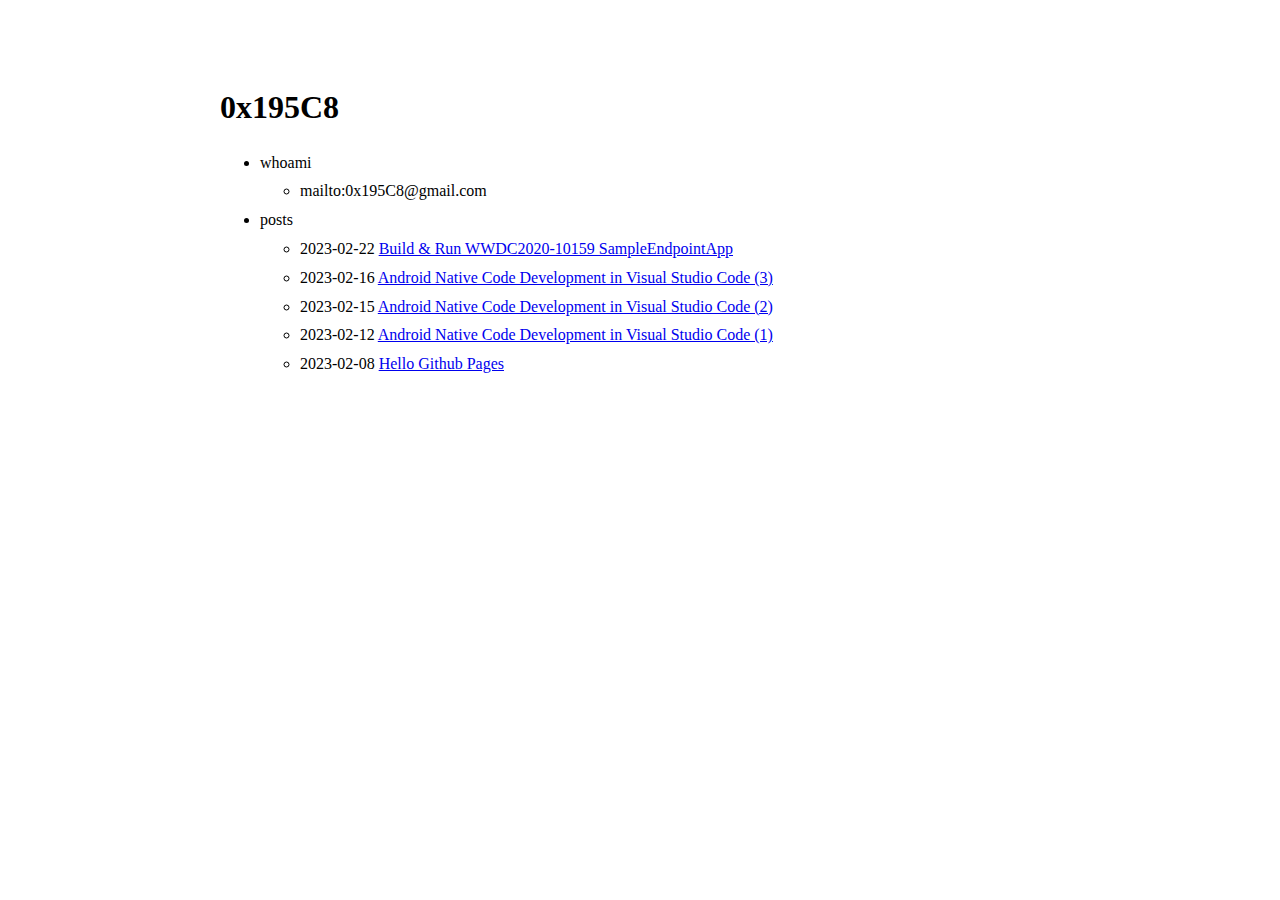
<file: index.html>
<!DOCTYPE html>
<html lang="en-us"><head>
	<meta name="generator" content="Hugo 0.110.0">
  <meta charset="utf-8" />
  <meta http-equiv="X-UA-Compatible" content="IE=edge" />
  <meta name="viewport" content="width=device-width, initial-scale=1" />
  

  <title>
    
      0x195C8
    
  </title>


  <link rel="shortcut icon" type="image/x-icon" href="/" />
  
  
  
  <link rel="stylesheet" href="/css/main.6f43f46dfe96e8fc6985e06e8113fbf5b201c95e76eb9d91f395a4680f31e50e7f132434dbd26084814d168628a118ad76a77f4e81b1887bc9211bd8048ed363.css" integrity="sha512-b0P0bf6W6PxpheBugRP79bIByV52652R85WkaA8x5Q5/EyQ029JghIFNFoYooRitdqd/ToGxiHvJIRvYBI7TYw==" />
  
</head>
<body a="auto">
        <main class="page-content" aria-label="Content">
            <div class="w">

<header>
    <h1>0x195C8</h1></header>

<ul><li>whoami</li>
            <ul><li>mailto:0x195C8@gmail.com</li></ul>
<li>posts</li>
        
    
    <ul><li>
            <span>2023-02-22</span>
            <a href="/posts/run-esf-sample/">Build &amp; Run WWDC2020-10159 SampleEndpointApp</a>
        </li>
        <li>
            <span>2023-02-16</span>
            <a href="/posts/android-native-code-vscode-3/">Android Native Code Development in Visual Studio Code (3)</a>
        </li>
        <li>
            <span>2023-02-15</span>
            <a href="/posts/android-native-code-vscode-2/">Android Native Code Development in Visual Studio Code (2)</a>
        </li>
        <li>
            <span>2023-02-12</span>
            <a href="/posts/android-native-code-vscode-1/">Android Native Code Development in Visual Studio Code (1)</a>
        </li>
        <li>
            <span>2023-02-08</span>
            <a href="/posts/first/">Hello Github Pages</a>
        </li>
        
    </ul>

</ul>



            </div>
        </main>
    </body>
</html>
</file>
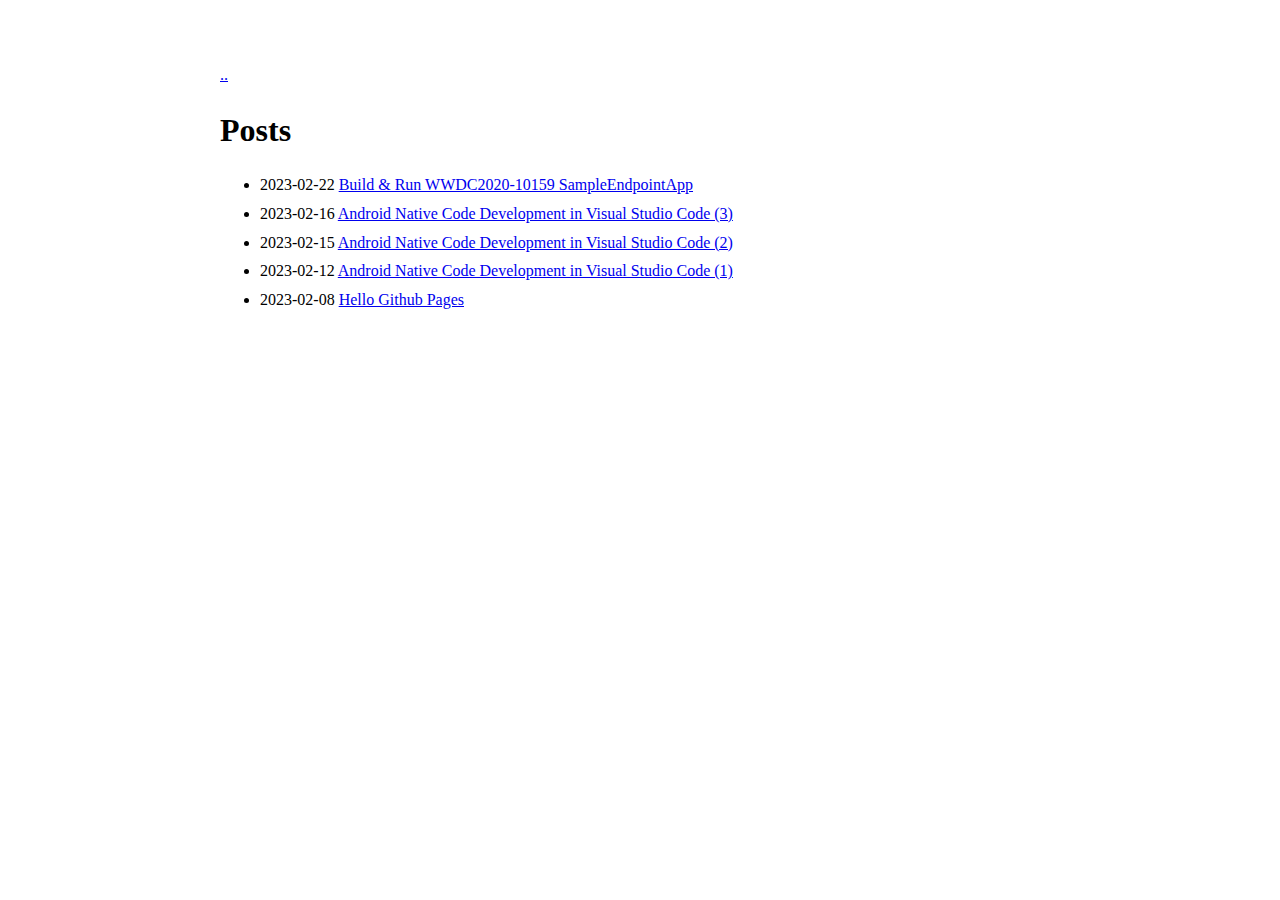
<file: posts/index.html>
<!DOCTYPE html>
<html lang="en-us"><head>
  <meta charset="utf-8" />
  <meta http-equiv="X-UA-Compatible" content="IE=edge" />
  <meta name="viewport" content="width=device-width, initial-scale=1" />
  

  <title>
    
      Posts
    
  </title>


  <link rel="shortcut icon" type="image/x-icon" href="/" />
  
  
  
  <link rel="stylesheet" href="/css/main.6f43f46dfe96e8fc6985e06e8113fbf5b201c95e76eb9d91f395a4680f31e50e7f132434dbd26084814d168628a118ad76a77f4e81b1887bc9211bd8048ed363.css" integrity="sha512-b0P0bf6W6PxpheBugRP79bIByV52652R85WkaA8x5Q5/EyQ029JghIFNFoYooRitdqd/ToGxiHvJIRvYBI7TYw==" />
  
</head>
<body a="auto">
        <main class="page-content" aria-label="Content">
            <div class="w">
<a href="/">..</a>

<h1>Posts</h1>



    <ul><li>
            <span>2023-02-22</span>
            <a href="/posts/run-esf-sample/">Build &amp; Run WWDC2020-10159 SampleEndpointApp</a>
        </li>
        <li>
            <span>2023-02-16</span>
            <a href="/posts/android-native-code-vscode-3/">Android Native Code Development in Visual Studio Code (3)</a>
        </li>
        <li>
            <span>2023-02-15</span>
            <a href="/posts/android-native-code-vscode-2/">Android Native Code Development in Visual Studio Code (2)</a>
        </li>
        <li>
            <span>2023-02-12</span>
            <a href="/posts/android-native-code-vscode-1/">Android Native Code Development in Visual Studio Code (1)</a>
        </li>
        <li>
            <span>2023-02-08</span>
            <a href="/posts/first/">Hello Github Pages</a>
        </li>
        
    </ul>



            </div>
        </main>
    </body></html>
</file>
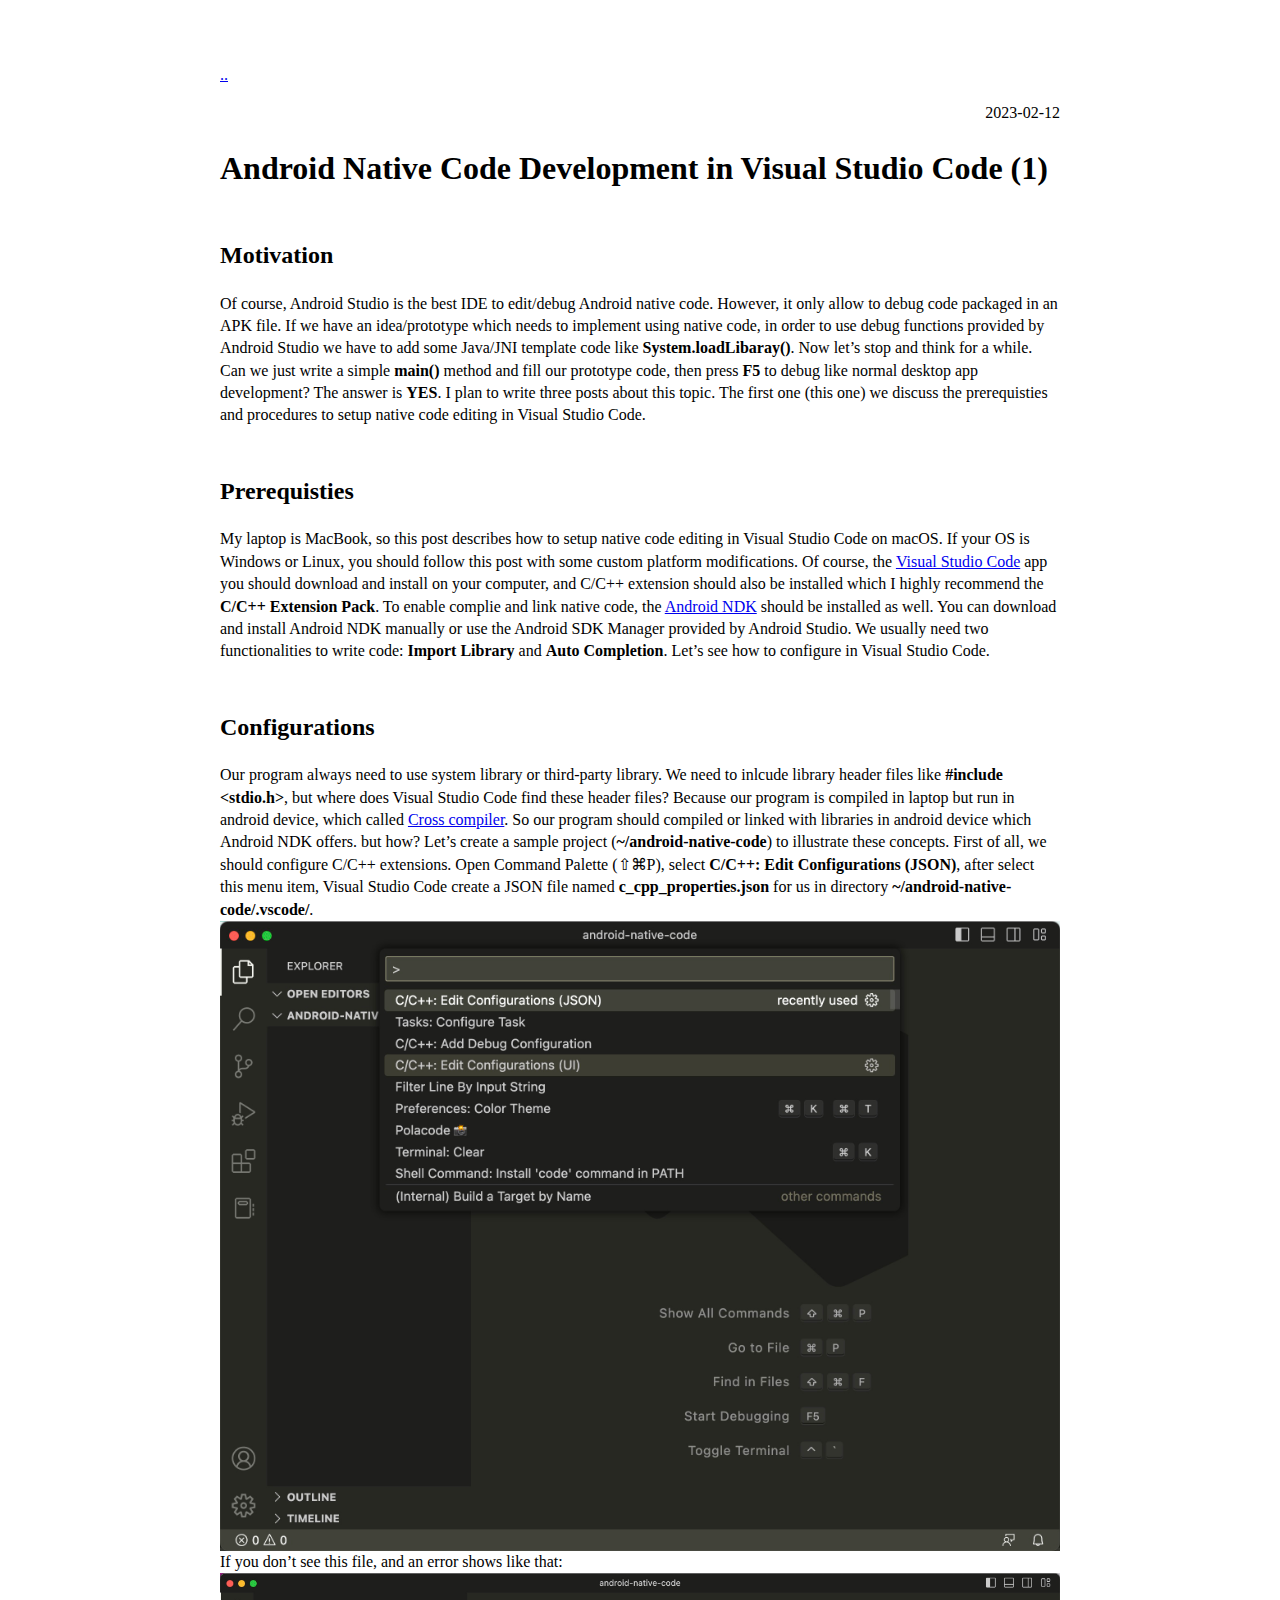
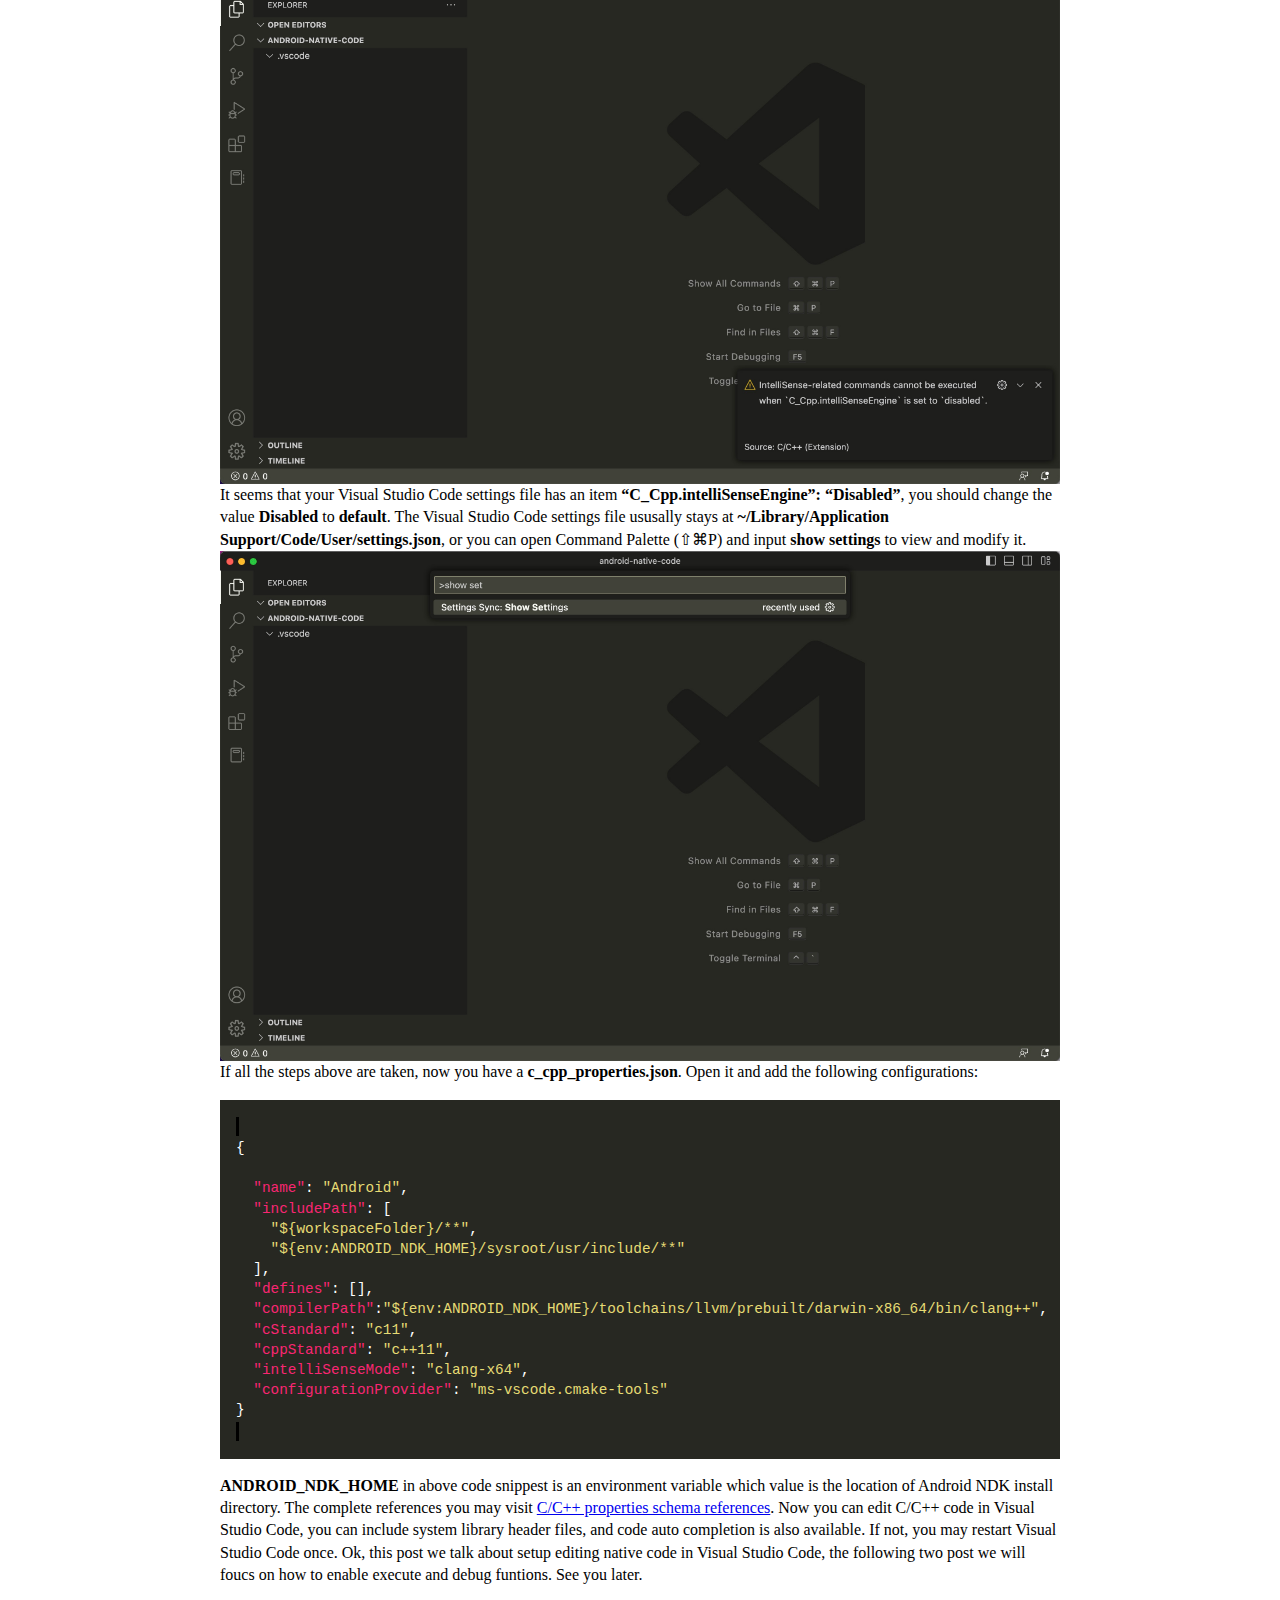
<file: posts/android-native-code-vscode-1/index.html>
<!DOCTYPE html>
<html lang="en-us"><head>
  <meta charset="utf-8" />
  <meta http-equiv="X-UA-Compatible" content="IE=edge" />
  <meta name="viewport" content="width=device-width, initial-scale=1" />
   <meta name="description" content="Motivation Of course, Android Studio is the best IDE to edit/debug Android native code. However, it only allow to debug code packaged in an APK file. If we have an idea/prototype which needs to implement using native code, in order to use debug functions provided by Android Studio we have to add some Java/JNI template code like System.loadLibaray(). Now let&rsquo;s stop and think for a while. Can we just write a simple main() method and fill our prototype code, then press F5 to debug like normal desktop app development?">  

  <title>
    
      Android Native Code Development in Visual Studio Code (1)
    
  </title>


  <link rel="shortcut icon" type="image/x-icon" href="/" />
  
  
  
  <link rel="stylesheet" href="/css/main.6f43f46dfe96e8fc6985e06e8113fbf5b201c95e76eb9d91f395a4680f31e50e7f132434dbd26084814d168628a118ad76a77f4e81b1887bc9211bd8048ed363.css" integrity="sha512-b0P0bf6W6PxpheBugRP79bIByV52652R85WkaA8x5Q5/EyQ029JghIFNFoYooRitdqd/ToGxiHvJIRvYBI7TYw==" />
  
</head>
<body a="auto">
        <main class="page-content" aria-label="Content">
            <div class="w">
<a href="/">..</a>

<article>
    <p class="post-meta">
        <time datetime="2023-02-12 15:54:57 &#43;0800 CST">
            2023-02-12
        </time>
    </p>

    <h1>Android Native Code Development in Visual Studio Code (1)</h1>

    <h2 id="motivation">Motivation</h2>
<p>Of course, Android Studio is the best IDE to edit/debug Android native code. However, it only allow to debug code packaged in an APK file. If we have an idea/prototype which needs to implement using native code, in order to use debug functions provided by Android Studio we have to add some Java/JNI template code like <strong>System.loadLibaray()</strong>. Now let&rsquo;s stop and think for a while. Can we just write a simple <strong>main()</strong> method and fill our prototype code, then press <strong>F5</strong> to debug like normal desktop app development? The answer is <strong>YES</strong>.
I plan to write three posts about this topic. The first one (this one) we discuss the prerequisties and procedures to setup native code editing in Visual Studio Code.</p>
<h2 id="prerequisties">Prerequisties</h2>
<p>My laptop is MacBook, so this post describes how to setup native code editing in Visual Studio Code on macOS. If your OS is Windows or Linux, you should follow this post with some custom platform modifications.
Of course, the <a href="https://code.visualstudio.com/">Visual Studio Code</a> app you should download and install on your computer, and C/C++ extension should also be installed which I highly recommend the <strong>C/C++ Extension Pack</strong>.
To enable complie and link native code, the <a href="https://developer.android.google.cn/ndk/downloads">Android NDK</a> should be installed as well. You can download and install Android NDK manually or use the Android SDK Manager provided by Android Studio. We usually need two functionalities to write code: <strong>Import Library</strong> and <strong>Auto Completion</strong>. Let’s see how to configure in Visual Studio Code.</p>
<h2 id="configurations">Configurations</h2>
<p>Our program always need to use system library or third-party library. We need to inlcude library header files like <strong>#include &lt;stdio.h&gt;</strong>, but where does Visual Studio Code find these header files? Because our program is compiled in laptop but run in android device, which called <a href="https://en.wikipedia.org/wiki/Cross_compiler">Cross compiler</a>. So our program should compiled or linked with libraries in android device which Android NDK offers. but how?
Let’s create a sample project (<strong>~/android-native-code</strong>) to illustrate these concepts.
First of all, we should configure C/C++ extensions. Open Command Palette (⇧⌘P), select <strong>C/C++: Edit Configurations (JSON)</strong>, after select this menu item, Visual Studio Code create a JSON file named <strong>c_cpp_properties.json</strong> for us in directory <strong>~/android-native-code/.vscode/</strong>.
<img src="/images/20230210232222.jpg" alt="">
If you don’t see this file, and an error shows like that:
<img src="/images/20230212101439.jpg" alt="">
It seems that your Visual Studio Code settings file has an item <strong>&ldquo;C_Cpp.intelliSenseEngine&rdquo;: &ldquo;Disabled&rdquo;</strong>, you should change the value <strong>Disabled</strong> to <strong>default</strong>. The Visual Studio Code settings file ususally stays at <strong>~/Library/Application Support/Code/User/settings.json</strong>, or you can open Command Palette (⇧⌘P) and input <strong>show settings</strong> to view and modify it.
<img src="/images/20230212105927.jpg" alt="">
If all the steps above are taken, now you have a <strong>c_cpp_properties.json</strong>. Open it and add the following configurations:</p>
<div class="highlight"><pre tabindex="0" style="color:#f8f8f2;background-color:#272822;-moz-tab-size:4;-o-tab-size:4;tab-size:4;"><code class="language-json" data-lang="json"><span style="display:flex;"><span>{
</span></span><span style="display:flex;"><span>
</span></span><span style="display:flex;"><span>  <span style="color:#f92672">&#34;name&#34;</span>: <span style="color:#e6db74">&#34;Android&#34;</span>,
</span></span><span style="display:flex;"><span>  <span style="color:#f92672">&#34;includePath&#34;</span>: [
</span></span><span style="display:flex;"><span>    <span style="color:#e6db74">&#34;${workspaceFolder}/**&#34;</span>,
</span></span><span style="display:flex;"><span>    <span style="color:#e6db74">&#34;${env:ANDROID_NDK_HOME}/sysroot/usr/include/**&#34;</span>
</span></span><span style="display:flex;"><span>  ],
</span></span><span style="display:flex;"><span>  <span style="color:#f92672">&#34;defines&#34;</span>: [],
</span></span><span style="display:flex;"><span>  <span style="color:#f92672">&#34;compilerPath&#34;</span>:<span style="color:#e6db74">&#34;${env:ANDROID_NDK_HOME}/toolchains/llvm/prebuilt/darwin-x86_64/bin/clang++&#34;</span>,
</span></span><span style="display:flex;"><span>  <span style="color:#f92672">&#34;cStandard&#34;</span>: <span style="color:#e6db74">&#34;c11&#34;</span>,
</span></span><span style="display:flex;"><span>  <span style="color:#f92672">&#34;cppStandard&#34;</span>: <span style="color:#e6db74">&#34;c++11&#34;</span>,
</span></span><span style="display:flex;"><span>  <span style="color:#f92672">&#34;intelliSenseMode&#34;</span>: <span style="color:#e6db74">&#34;clang-x64&#34;</span>,
</span></span><span style="display:flex;"><span>  <span style="color:#f92672">&#34;configurationProvider&#34;</span>: <span style="color:#e6db74">&#34;ms-vscode.cmake-tools&#34;</span>
</span></span><span style="display:flex;"><span>}
</span></span></code></pre></div><p><strong>ANDROID_NDK_HOME</strong> in above code snippest is an environment variable which value is the location of Android NDK install directory. The complete references you may visit <a href="https://code.visualstudio.com/docs/cpp/c-cpp-properties-schema-reference">C/C++ properties schema references</a>.
Now you can edit C/C++ code in Visual Studio Code, you can include system library header files, and code auto completion is also available. If not, you may restart Visual Studio Code once.
Ok, this post we talk about setup editing native code in Visual Studio Code, the following two post we will foucs on how to enable execute and debug funtions. See you later.</p>

</article>

            </div>
        </main>
    </body></html>
</file>
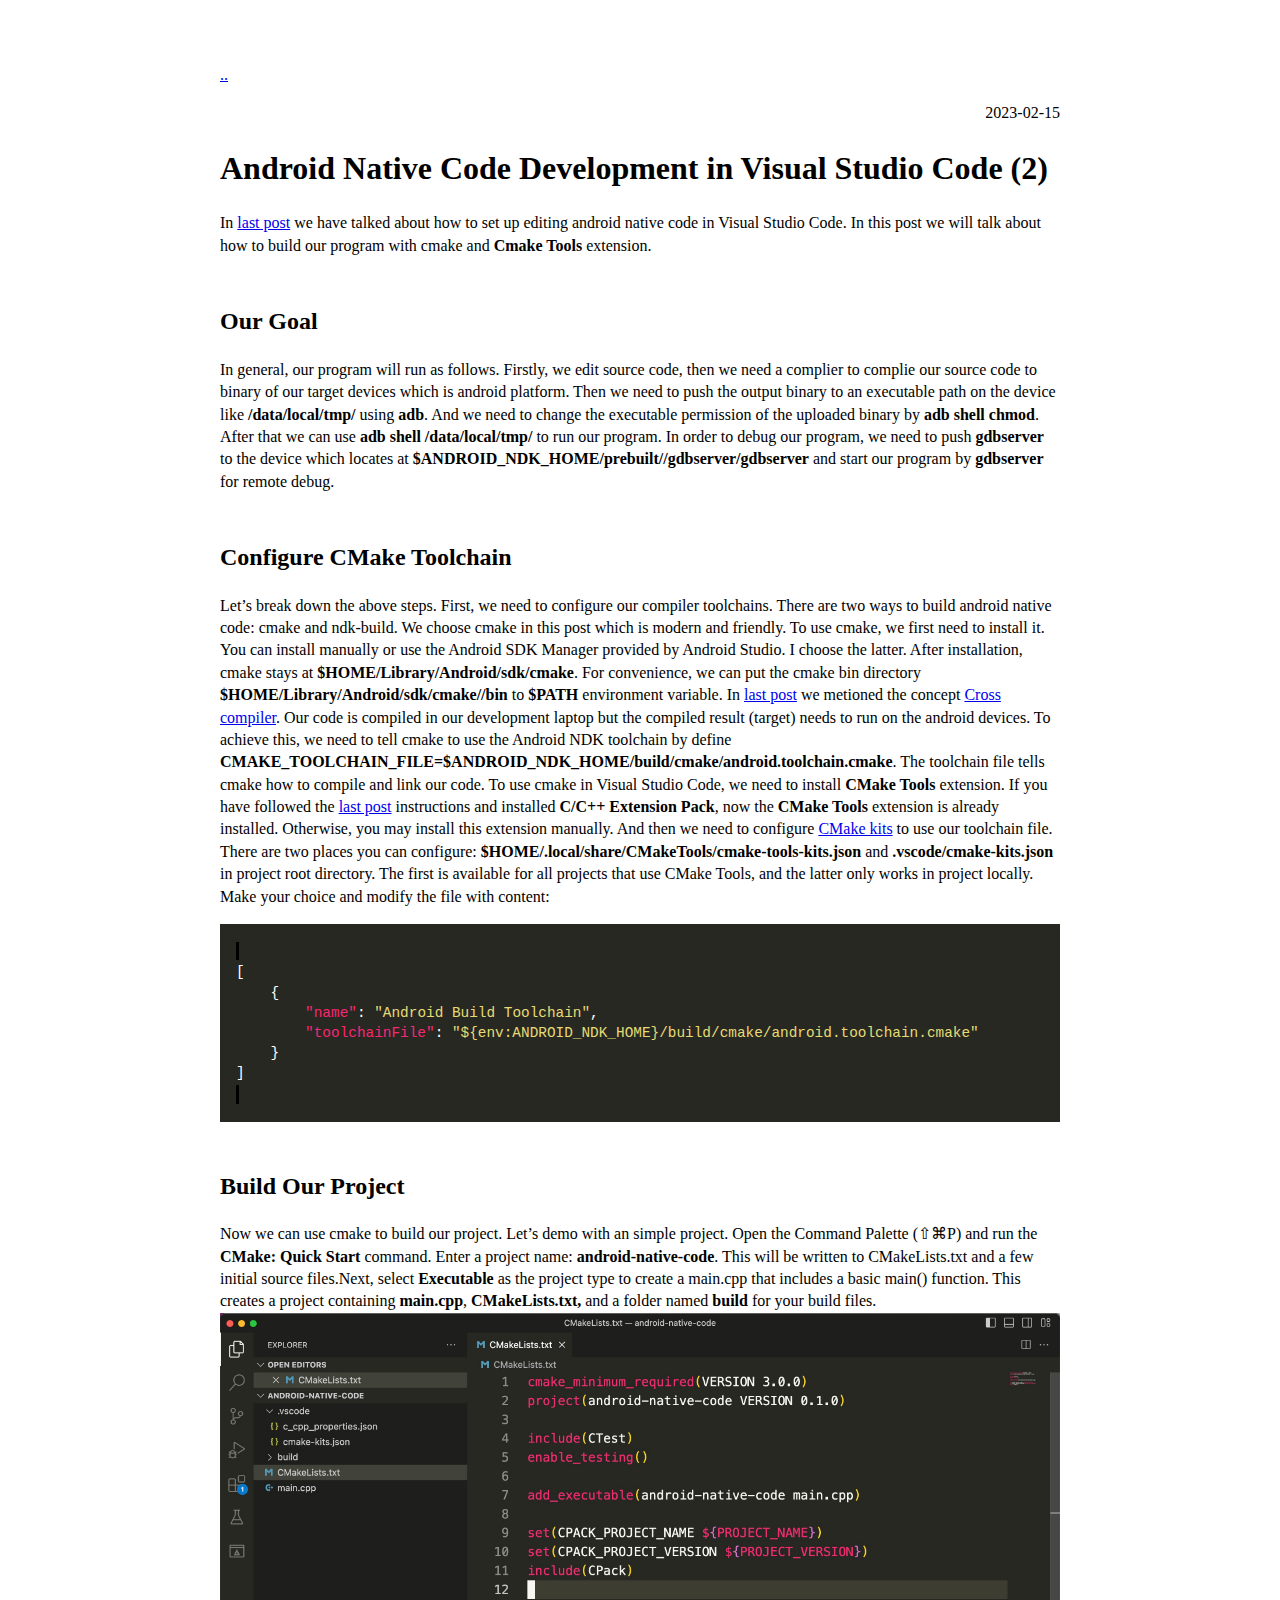
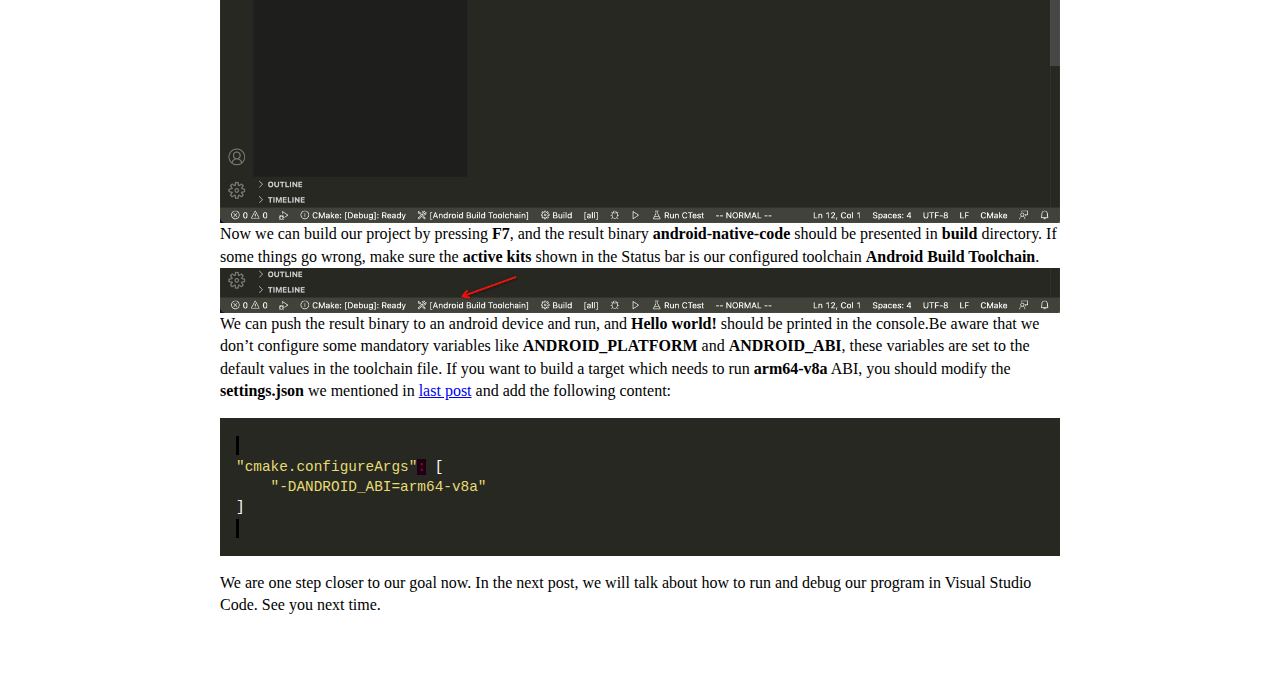
<file: posts/android-native-code-vscode-2/index.html>
<!DOCTYPE html>
<html lang="en-us"><head>
  <meta charset="utf-8" />
  <meta http-equiv="X-UA-Compatible" content="IE=edge" />
  <meta name="viewport" content="width=device-width, initial-scale=1" />
   <meta name="description" content="In last post we have talked about how to set up editing android native code in Visual Studio Code. In this post we will talk about how to build our program with cmake and Cmake Tools extension.
Our Goal In general, our program will run as follows. Firstly, we edit source code, then we need a complier to complie our source code to binary of our target devices which is android platform.">  

  <title>
    
      Android Native Code Development in Visual Studio Code (2)
    
  </title>


  <link rel="shortcut icon" type="image/x-icon" href="/" />
  
  
  
  <link rel="stylesheet" href="/css/main.6f43f46dfe96e8fc6985e06e8113fbf5b201c95e76eb9d91f395a4680f31e50e7f132434dbd26084814d168628a118ad76a77f4e81b1887bc9211bd8048ed363.css" integrity="sha512-b0P0bf6W6PxpheBugRP79bIByV52652R85WkaA8x5Q5/EyQ029JghIFNFoYooRitdqd/ToGxiHvJIRvYBI7TYw==" />
  
</head>
<body a="auto">
        <main class="page-content" aria-label="Content">
            <div class="w">
<a href="/">..</a>

<article>
    <p class="post-meta">
        <time datetime="2023-02-15 20:01:57 &#43;0800 CST">
            2023-02-15
        </time>
    </p>

    <h1>Android Native Code Development in Visual Studio Code (2)</h1>

    <p>In <a href="/posts/android-native-code-vscode-1">last post</a> we have talked about how to set up editing android native code in Visual Studio Code. In this post we will talk about how to build our program with cmake and <strong>Cmake Tools</strong> extension.</p>
<h2 id="our-goal">Our Goal</h2>
<p>In general, our program will run as follows. Firstly, we edit source code, then we need a complier to complie our source code to binary of our target devices which is android platform. Then we need to push the output binary to an executable path on the device like <strong>/data/local/tmp/</strong> using <strong>adb</strong>. And we need to change the executable permission of the uploaded binary by <strong>adb shell chmod</strong>.  After that we can use <strong>adb shell /data/local/tmp/<!-- raw HTML omitted --></strong> to run our program. In order to debug our program, we need to push <strong>gdbserver</strong> to the device which locates at <strong>$ANDROID_NDK_HOME/prebuilt/<!-- raw HTML omitted -->/gdbserver/gdbserver</strong> and start our program by <strong>gdbserver</strong> for remote debug.</p>
<h2 id="configure-cmake-toolchain">Configure CMake Toolchain</h2>
<p>Let&rsquo;s break down the above steps. First, we need to configure our compiler toolchains. There are two ways to build android native code: cmake and ndk-build. We choose cmake in this post which is modern and friendly. To use cmake, we first need to install it. You can install manually or use the Android SDK Manager provided by Android Studio. I choose the latter. After installation, cmake stays at <strong>$HOME/Library/Android/sdk/cmake</strong>. For convenience, we can put the cmake bin directory <strong>$HOME/Library/Android/sdk/cmake/<!-- raw HTML omitted -->/bin</strong> to <strong>$PATH</strong> environment variable. In <a href="/posts/android-native-code-vscode-1">last post</a> we metioned the concept <a href="https://en.wikipedia.org/wiki/Cross_compiler">Cross compiler</a>. Our code is compiled in our development laptop but the compiled result (target) needs to run on the android devices. To achieve this, we need to tell cmake to use the Android NDK toolchain by define <strong>CMAKE_TOOLCHAIN_FILE=$ANDROID_NDK_HOME/build/cmake/android.toolchain.cmake</strong>. The toolchain file tells cmake how to compile and link our code. To use cmake in Visual Studio Code, we need to install <strong>CMake Tools</strong> extension. If you have followed the <a href="/posts/android-native-code-vscode-1">last post</a> instructions and installed <strong>C/C++ Extension Pack</strong>, now the <strong>CMake Tools</strong> extension is already installed. Otherwise, you may install this extension manually. And then we need to configure <a href="https://github.com/microsoft/vscode-cmake-tools/blob/main/docs/kits.md">CMake kits</a> to use our toolchain file. There are two places you can configure: <strong>$HOME/.local/share/CMakeTools/cmake-tools-kits.json</strong> and <strong>.vscode/cmake-kits.json</strong> in project root directory. The first is available for all projects that use CMake Tools, and the latter only works in project locally. Make your choice and modify the file with content:</p>
<div class="highlight"><pre tabindex="0" style="color:#f8f8f2;background-color:#272822;-moz-tab-size:4;-o-tab-size:4;tab-size:4;"><code class="language-json" data-lang="json"><span style="display:flex;"><span>[
</span></span><span style="display:flex;"><span>    {
</span></span><span style="display:flex;"><span>        <span style="color:#f92672">&#34;name&#34;</span>: <span style="color:#e6db74">&#34;Android Build Toolchain&#34;</span>,
</span></span><span style="display:flex;"><span>        <span style="color:#f92672">&#34;toolchainFile&#34;</span>: <span style="color:#e6db74">&#34;${env:ANDROID_NDK_HOME}/build/cmake/android.toolchain.cmake&#34;</span>
</span></span><span style="display:flex;"><span>    }
</span></span><span style="display:flex;"><span>]
</span></span></code></pre></div><h2 id="build-our-project">Build Our Project</h2>
<p>Now we can use cmake to build our project. Let&rsquo;s demo with an simple project. Open the Command Palette (⇧⌘P) and run the <strong>CMake: Quick Start</strong> command. Enter a project name: <strong>android-native-code</strong>. This will be written to CMakeLists.txt and a few initial source files.Next, select <strong>Executable</strong> as the project type to create a main.cpp that includes a basic main() function. This creates a project containing <strong>main.cpp</strong>, <strong>CMakeLists.txt,</strong> and a folder named <strong>build</strong> for your build files.
<img src="/images/android-native-code.jpg" alt="">
Now we can build our project by pressing <strong>F7</strong>, and the result binary <strong>android-native-code</strong> should be presented in <strong>build</strong> directory. If some things go wrong, make sure the <strong>active kits</strong> shown in the Status bar is our configured toolchain <strong>Android Build Toolchain</strong>.
<img src="/images/android-native-code-kits.jpg" alt="">
We can push the result binary to an android device and run, and <strong>Hello world!</strong> should be printed in the console.Be aware that we don&rsquo;t configure some mandatory variables like <strong>ANDROID_PLATFORM</strong> and <strong>ANDROID_ABI</strong>, these variables are set to the default values in the toolchain file. If you want to build a target which needs to run <strong>arm64-v8a</strong> ABI, you should modify the <strong>settings.json</strong> we mentioned in <a href="/posts/android-native-code-vscode-1">last post</a> and add the following content:</p>
<div class="highlight"><pre tabindex="0" style="color:#f8f8f2;background-color:#272822;-moz-tab-size:4;-o-tab-size:4;tab-size:4;"><code class="language-json" data-lang="json"><span style="display:flex;"><span><span style="color:#e6db74">&#34;cmake.configureArgs&#34;</span><span style="color:#960050;background-color:#1e0010">:</span> [
</span></span><span style="display:flex;"><span>	<span style="color:#e6db74">&#34;-DANDROID_ABI=arm64-v8a&#34;</span>
</span></span><span style="display:flex;"><span>]
</span></span></code></pre></div><p>We are one step closer to our goal now. In the next post, we will talk about how to run and debug our program in Visual Studio Code. See you next time.</p>

</article>

            </div>
        </main>
    </body></html>
</file>
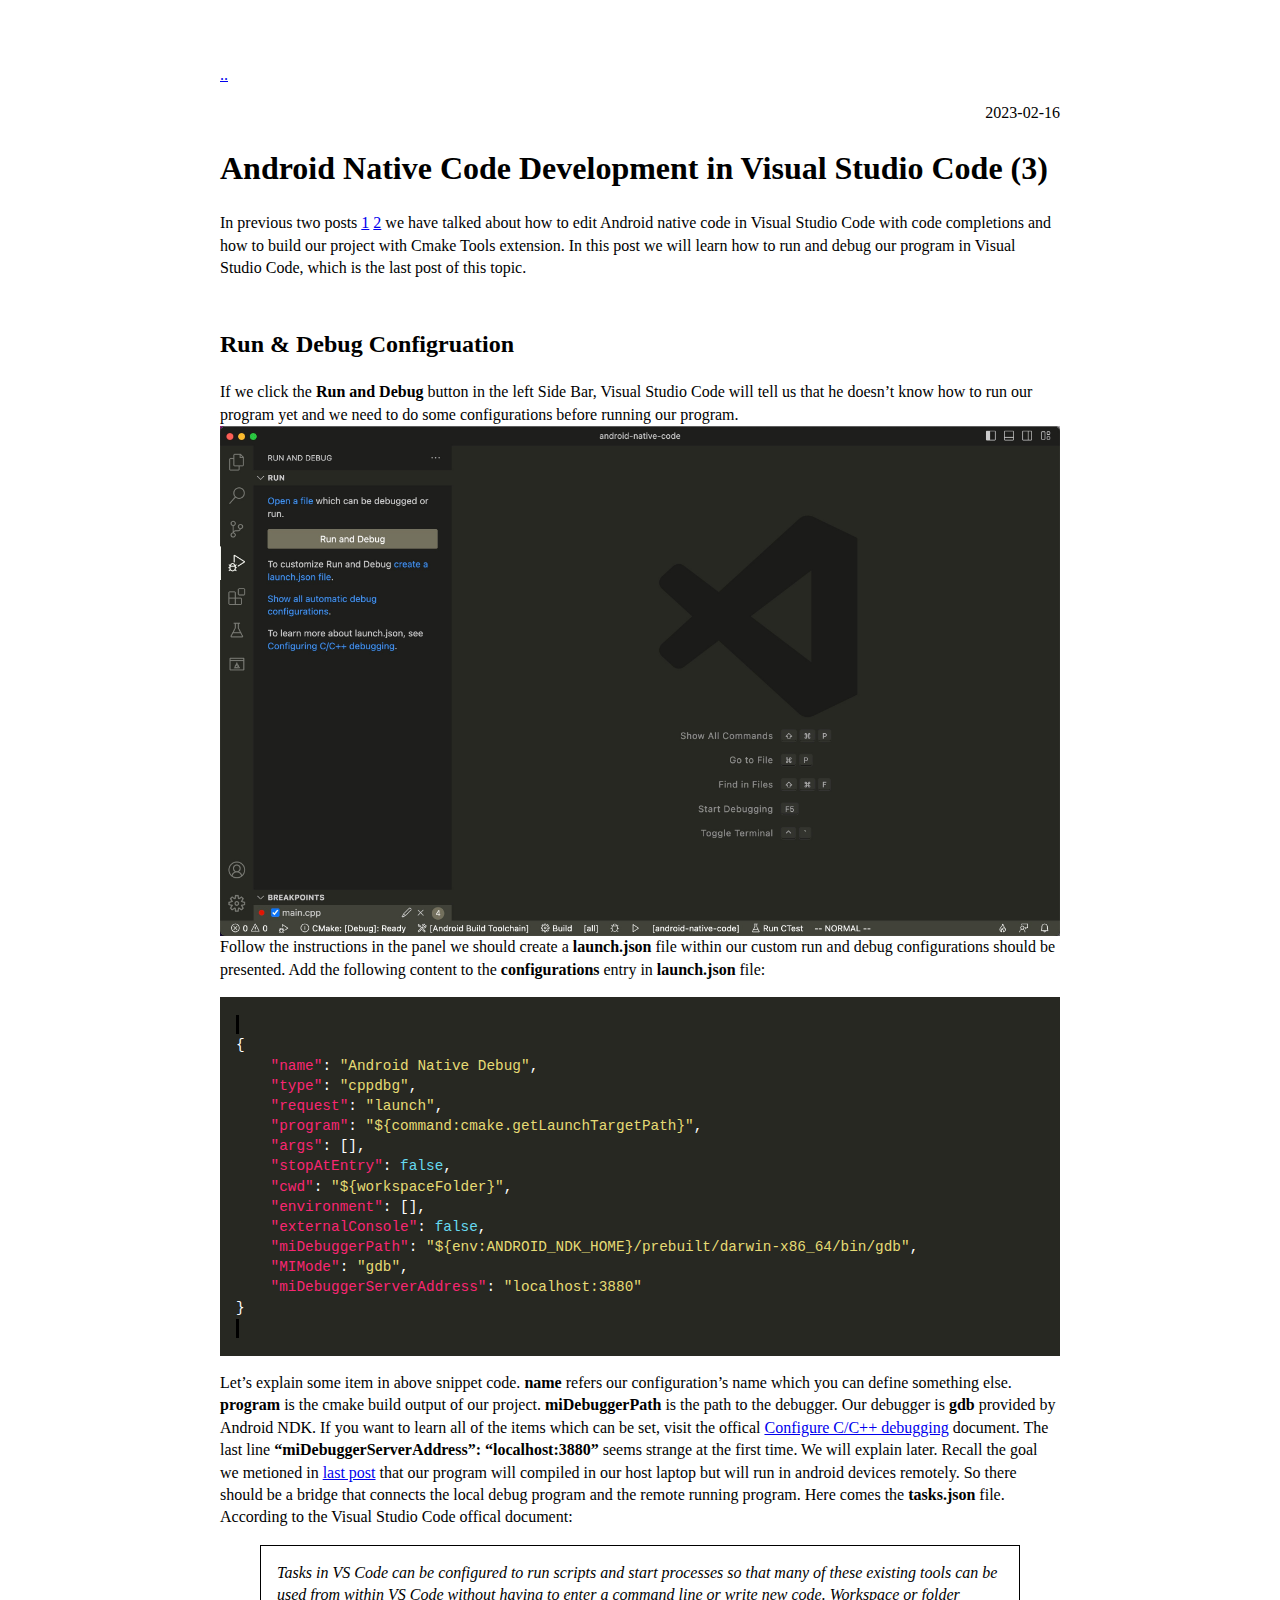
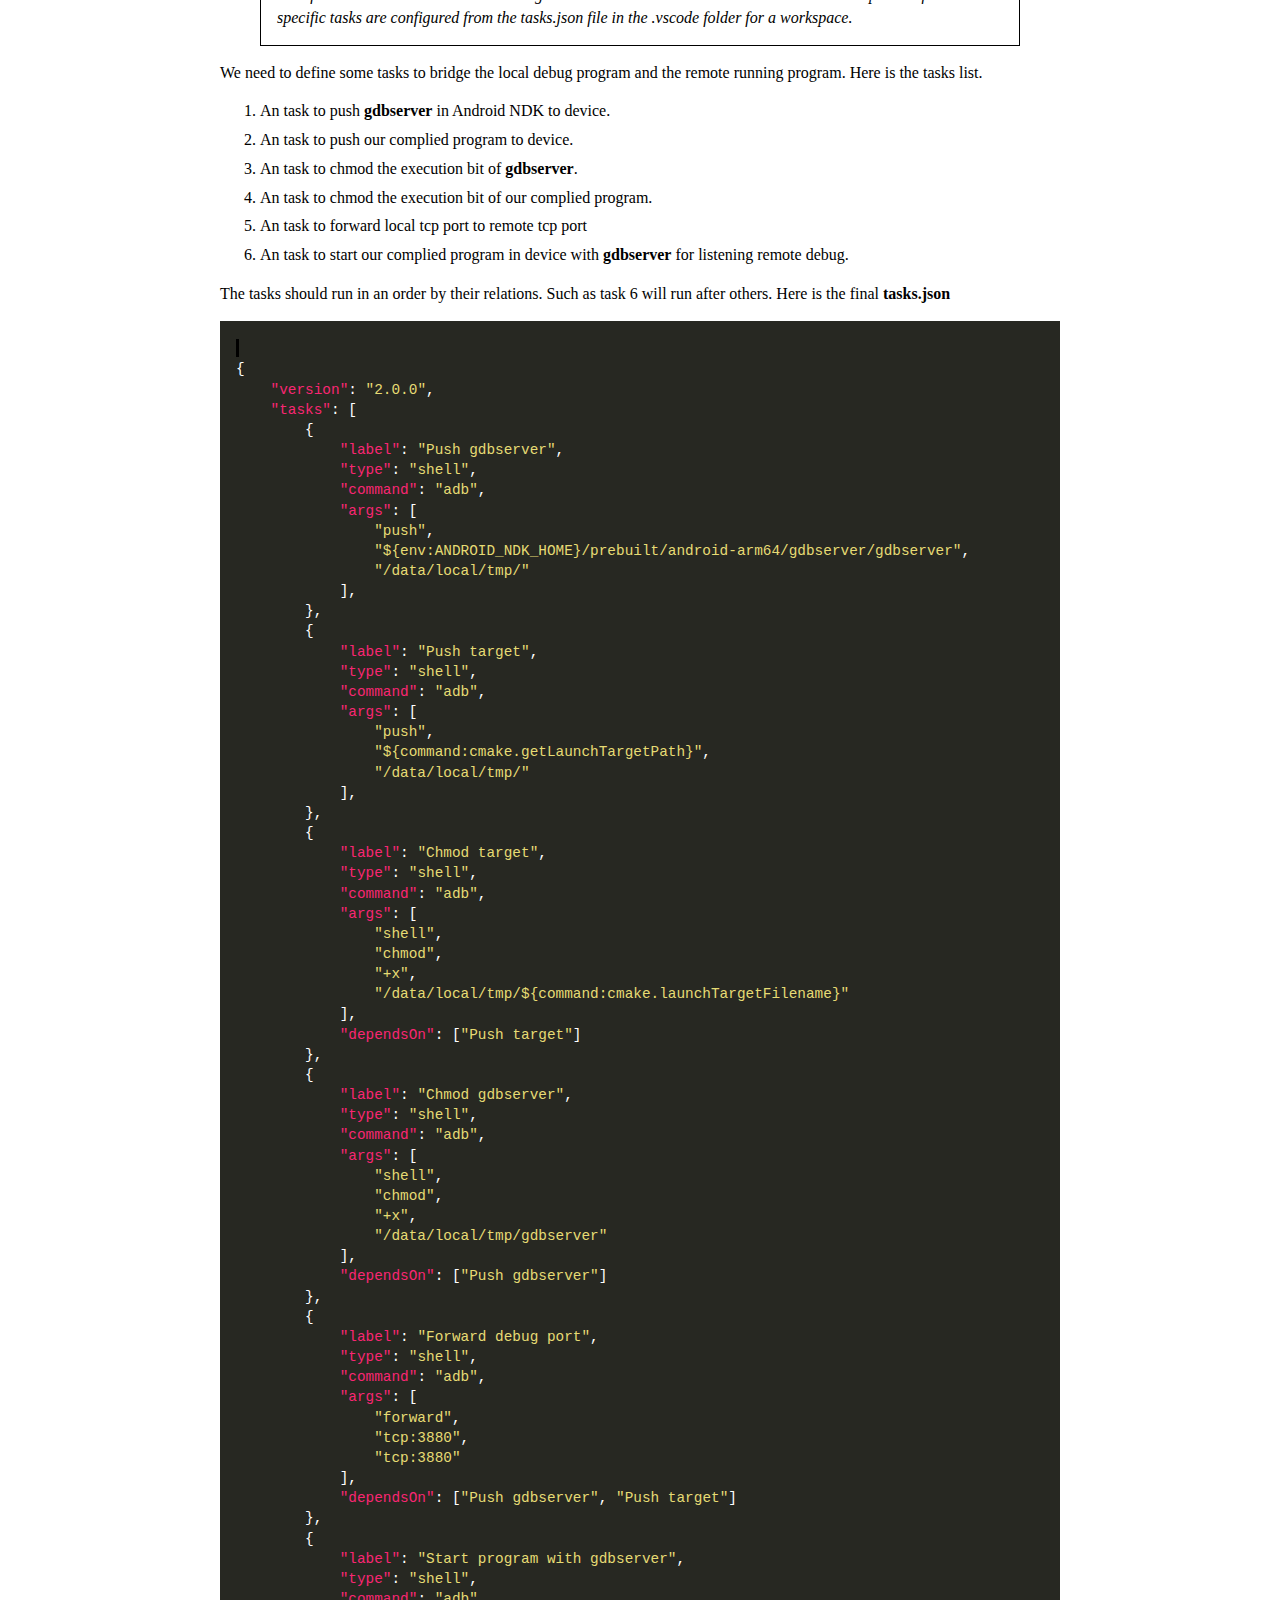
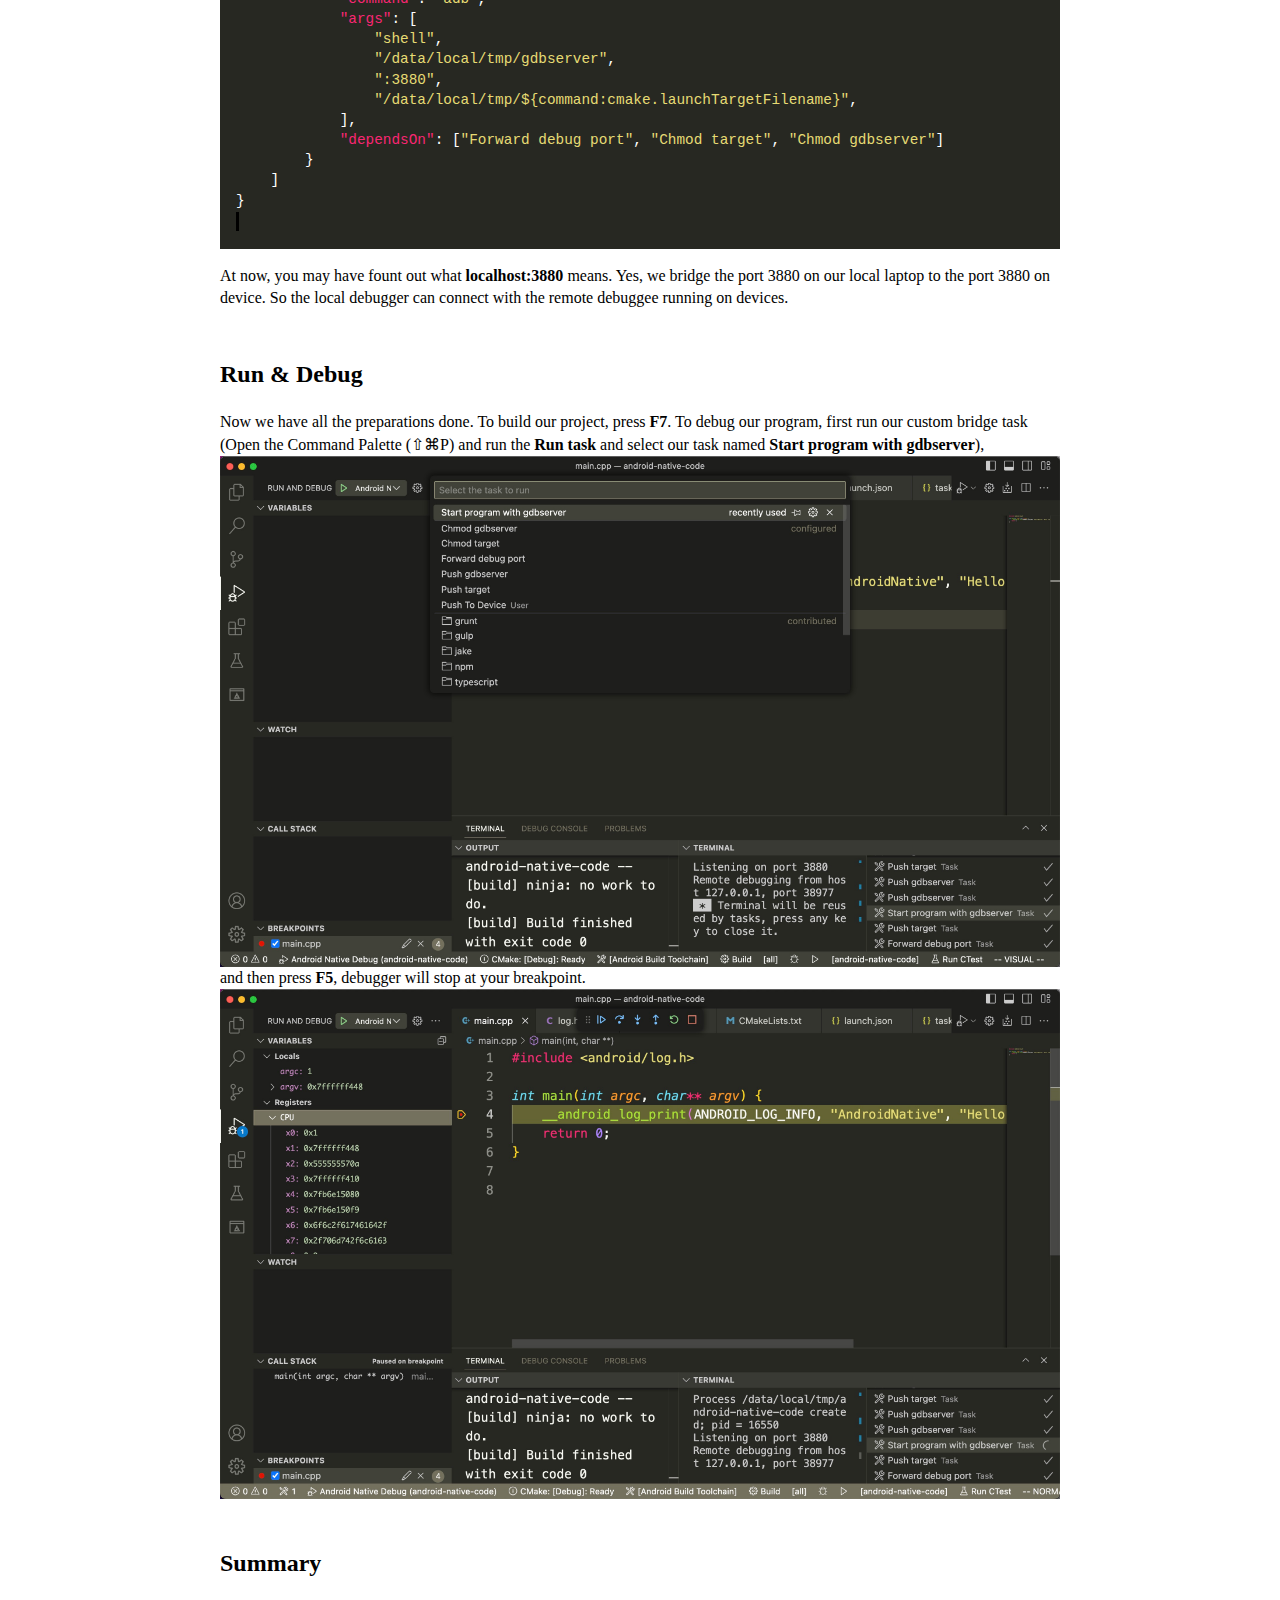
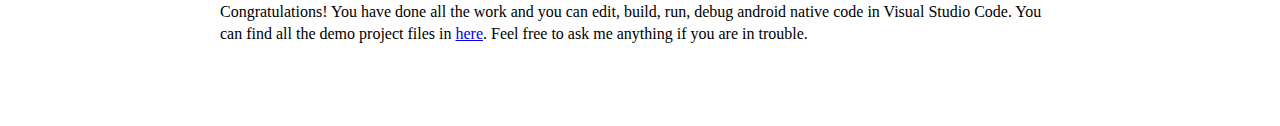
<file: posts/android-native-code-vscode-3/index.html>
<!DOCTYPE html>
<html lang="en-us"><head>
  <meta charset="utf-8" />
  <meta http-equiv="X-UA-Compatible" content="IE=edge" />
  <meta name="viewport" content="width=device-width, initial-scale=1" />
   <meta name="description" content="In previous two posts 1 2 we have talked about how to edit Android native code in Visual Studio Code with code completions and how to build our project with Cmake Tools extension. In this post we will learn how to run and debug our program in Visual Studio Code, which is the last post of this topic.
Run &amp; Debug Configruation If we click the Run and Debug button in the left Side Bar, Visual Studio Code will tell us that he doesn&rsquo;t know how to run our program yet and we need to do some configurations before running our program.">  

  <title>
    
      Android Native Code Development in Visual Studio Code (3)
    
  </title>


  <link rel="shortcut icon" type="image/x-icon" href="/" />
  
  
  
  <link rel="stylesheet" href="/css/main.6f43f46dfe96e8fc6985e06e8113fbf5b201c95e76eb9d91f395a4680f31e50e7f132434dbd26084814d168628a118ad76a77f4e81b1887bc9211bd8048ed363.css" integrity="sha512-b0P0bf6W6PxpheBugRP79bIByV52652R85WkaA8x5Q5/EyQ029JghIFNFoYooRitdqd/ToGxiHvJIRvYBI7TYw==" />
  
</head>
<body a="auto">
        <main class="page-content" aria-label="Content">
            <div class="w">
<a href="/">..</a>

<article>
    <p class="post-meta">
        <time datetime="2023-02-16 21:54:57 &#43;0800 CST">
            2023-02-16
        </time>
    </p>

    <h1>Android Native Code Development in Visual Studio Code (3)</h1>

    <p>In previous two posts <a href="/posts/android-native-code-vscode-1">1</a> <a href="/posts/android-native-code-vscode-2">2</a> we have talked about how to edit Android native code in Visual Studio Code with code completions and how to build our project with Cmake Tools extension. In this post we will learn how to run and debug our program in Visual Studio Code, which is the last post of this topic.</p>
<h2 id="run--debug-configruation">Run &amp; Debug Configruation</h2>
<p>If we click the <strong>Run and Debug</strong> button in the left Side Bar, Visual Studio Code will tell us that he doesn&rsquo;t know how to run our program yet and we need to do some configurations before running our program.
<img src="/images/run-config.jpg" alt="">
Follow the instructions in the panel we should create a <strong>launch.json</strong> file within our custom run and debug configurations should be presented.
Add the following content to the <strong>configurations</strong> entry in <strong>launch.json</strong> file:</p>
<div class="highlight"><pre tabindex="0" style="color:#f8f8f2;background-color:#272822;-moz-tab-size:4;-o-tab-size:4;tab-size:4;"><code class="language-json" data-lang="json"><span style="display:flex;"><span>{
</span></span><span style="display:flex;"><span>    <span style="color:#f92672">&#34;name&#34;</span>: <span style="color:#e6db74">&#34;Android Native Debug&#34;</span>,
</span></span><span style="display:flex;"><span>    <span style="color:#f92672">&#34;type&#34;</span>: <span style="color:#e6db74">&#34;cppdbg&#34;</span>,
</span></span><span style="display:flex;"><span>    <span style="color:#f92672">&#34;request&#34;</span>: <span style="color:#e6db74">&#34;launch&#34;</span>,
</span></span><span style="display:flex;"><span>    <span style="color:#f92672">&#34;program&#34;</span>: <span style="color:#e6db74">&#34;${command:cmake.getLaunchTargetPath}&#34;</span>,
</span></span><span style="display:flex;"><span>    <span style="color:#f92672">&#34;args&#34;</span>: [],
</span></span><span style="display:flex;"><span>    <span style="color:#f92672">&#34;stopAtEntry&#34;</span>: <span style="color:#66d9ef">false</span>,
</span></span><span style="display:flex;"><span>    <span style="color:#f92672">&#34;cwd&#34;</span>: <span style="color:#e6db74">&#34;${workspaceFolder}&#34;</span>,
</span></span><span style="display:flex;"><span>    <span style="color:#f92672">&#34;environment&#34;</span>: [],
</span></span><span style="display:flex;"><span>    <span style="color:#f92672">&#34;externalConsole&#34;</span>: <span style="color:#66d9ef">false</span>,
</span></span><span style="display:flex;"><span>    <span style="color:#f92672">&#34;miDebuggerPath&#34;</span>: <span style="color:#e6db74">&#34;${env:ANDROID_NDK_HOME}/prebuilt/darwin-x86_64/bin/gdb&#34;</span>,
</span></span><span style="display:flex;"><span>    <span style="color:#f92672">&#34;MIMode&#34;</span>: <span style="color:#e6db74">&#34;gdb&#34;</span>,
</span></span><span style="display:flex;"><span>    <span style="color:#f92672">&#34;miDebuggerServerAddress&#34;</span>: <span style="color:#e6db74">&#34;localhost:3880&#34;</span>
</span></span><span style="display:flex;"><span>}
</span></span></code></pre></div><p>Let&rsquo;s explain some item in above snippet code. <strong>name</strong> refers our configuration&rsquo;s name which you can define something else. <strong>program</strong> is the cmake build output of our project. <strong>miDebuggerPath</strong> is the path to the debugger. Our debugger is <strong>gdb</strong> provided by Android NDK. If you want to learn all of the items which can be set, visit the offical <a href="https://code.visualstudio.com/docs/cpp/launch-json-reference">Configure C/C++ debugging</a> document.
The last line <strong>&ldquo;miDebuggerServerAddress&rdquo;: &ldquo;localhost:3880&rdquo;</strong> seems strange at the first time. We will explain later. Recall the goal we metioned in <a href="/post/android-native-code-vscode-2.md">last post</a> that our program will compiled in our host laptop but will run in android devices remotely. So there should be a bridge that connects the local debug program and the remote running program.
Here comes the <strong>tasks.json</strong> file. According to the Visual Studio Code offical document:</p>
<blockquote>
<p>Tasks in VS Code can be configured to run scripts and start processes so that many of these existing tools can be used from within VS Code without having to enter a command line or write new code. Workspace or folder specific tasks are configured from the tasks.json file in the .vscode folder for a workspace.</p>
</blockquote>
<p>We need to define some tasks to bridge the local debug program and the remote running program. Here is the tasks list.</p>
<ol>
<li>An task to push <strong>gdbserver</strong> in Android NDK to device.</li>
<li>An task to push our complied program to device.</li>
<li>An task to chmod the execution bit of <strong>gdbserver</strong>.</li>
<li>An task to chmod the execution bit of our complied program.</li>
<li>An task to forward local tcp port to remote tcp port</li>
<li>An task to start our complied program in device with <strong>gdbserver</strong> for listening remote debug.</li>
</ol>
<p>The tasks should run in an order by their relations. Such as task 6 will run after others. Here is the final <strong>tasks.json</strong></p>
<div class="highlight"><pre tabindex="0" style="color:#f8f8f2;background-color:#272822;-moz-tab-size:4;-o-tab-size:4;tab-size:4;"><code class="language-json" data-lang="json"><span style="display:flex;"><span>{
</span></span><span style="display:flex;"><span>    <span style="color:#f92672">&#34;version&#34;</span>: <span style="color:#e6db74">&#34;2.0.0&#34;</span>,
</span></span><span style="display:flex;"><span>    <span style="color:#f92672">&#34;tasks&#34;</span>: [
</span></span><span style="display:flex;"><span>        {
</span></span><span style="display:flex;"><span>            <span style="color:#f92672">&#34;label&#34;</span>: <span style="color:#e6db74">&#34;Push gdbserver&#34;</span>,
</span></span><span style="display:flex;"><span>            <span style="color:#f92672">&#34;type&#34;</span>: <span style="color:#e6db74">&#34;shell&#34;</span>,
</span></span><span style="display:flex;"><span>            <span style="color:#f92672">&#34;command&#34;</span>: <span style="color:#e6db74">&#34;adb&#34;</span>,
</span></span><span style="display:flex;"><span>            <span style="color:#f92672">&#34;args&#34;</span>: [
</span></span><span style="display:flex;"><span>                <span style="color:#e6db74">&#34;push&#34;</span>,
</span></span><span style="display:flex;"><span>                <span style="color:#e6db74">&#34;${env:ANDROID_NDK_HOME}/prebuilt/android-arm64/gdbserver/gdbserver&#34;</span>,
</span></span><span style="display:flex;"><span>                <span style="color:#e6db74">&#34;/data/local/tmp/&#34;</span>
</span></span><span style="display:flex;"><span>            ],
</span></span><span style="display:flex;"><span>        },
</span></span><span style="display:flex;"><span>        {
</span></span><span style="display:flex;"><span>            <span style="color:#f92672">&#34;label&#34;</span>: <span style="color:#e6db74">&#34;Push target&#34;</span>,
</span></span><span style="display:flex;"><span>            <span style="color:#f92672">&#34;type&#34;</span>: <span style="color:#e6db74">&#34;shell&#34;</span>,
</span></span><span style="display:flex;"><span>            <span style="color:#f92672">&#34;command&#34;</span>: <span style="color:#e6db74">&#34;adb&#34;</span>,
</span></span><span style="display:flex;"><span>            <span style="color:#f92672">&#34;args&#34;</span>: [
</span></span><span style="display:flex;"><span>                <span style="color:#e6db74">&#34;push&#34;</span>,
</span></span><span style="display:flex;"><span>                <span style="color:#e6db74">&#34;${command:cmake.getLaunchTargetPath}&#34;</span>,
</span></span><span style="display:flex;"><span>                <span style="color:#e6db74">&#34;/data/local/tmp/&#34;</span>
</span></span><span style="display:flex;"><span>            ],
</span></span><span style="display:flex;"><span>        },
</span></span><span style="display:flex;"><span>        {
</span></span><span style="display:flex;"><span>            <span style="color:#f92672">&#34;label&#34;</span>: <span style="color:#e6db74">&#34;Chmod target&#34;</span>,
</span></span><span style="display:flex;"><span>            <span style="color:#f92672">&#34;type&#34;</span>: <span style="color:#e6db74">&#34;shell&#34;</span>,
</span></span><span style="display:flex;"><span>            <span style="color:#f92672">&#34;command&#34;</span>: <span style="color:#e6db74">&#34;adb&#34;</span>,
</span></span><span style="display:flex;"><span>            <span style="color:#f92672">&#34;args&#34;</span>: [
</span></span><span style="display:flex;"><span>                <span style="color:#e6db74">&#34;shell&#34;</span>,
</span></span><span style="display:flex;"><span>                <span style="color:#e6db74">&#34;chmod&#34;</span>,
</span></span><span style="display:flex;"><span>                <span style="color:#e6db74">&#34;+x&#34;</span>,
</span></span><span style="display:flex;"><span>                <span style="color:#e6db74">&#34;/data/local/tmp/${command:cmake.launchTargetFilename}&#34;</span>
</span></span><span style="display:flex;"><span>            ],
</span></span><span style="display:flex;"><span>            <span style="color:#f92672">&#34;dependsOn&#34;</span>: [<span style="color:#e6db74">&#34;Push target&#34;</span>]
</span></span><span style="display:flex;"><span>        },
</span></span><span style="display:flex;"><span>        {
</span></span><span style="display:flex;"><span>            <span style="color:#f92672">&#34;label&#34;</span>: <span style="color:#e6db74">&#34;Chmod gdbserver&#34;</span>,
</span></span><span style="display:flex;"><span>            <span style="color:#f92672">&#34;type&#34;</span>: <span style="color:#e6db74">&#34;shell&#34;</span>,
</span></span><span style="display:flex;"><span>            <span style="color:#f92672">&#34;command&#34;</span>: <span style="color:#e6db74">&#34;adb&#34;</span>,
</span></span><span style="display:flex;"><span>            <span style="color:#f92672">&#34;args&#34;</span>: [
</span></span><span style="display:flex;"><span>                <span style="color:#e6db74">&#34;shell&#34;</span>,
</span></span><span style="display:flex;"><span>                <span style="color:#e6db74">&#34;chmod&#34;</span>,
</span></span><span style="display:flex;"><span>                <span style="color:#e6db74">&#34;+x&#34;</span>,
</span></span><span style="display:flex;"><span>                <span style="color:#e6db74">&#34;/data/local/tmp/gdbserver&#34;</span>
</span></span><span style="display:flex;"><span>            ],
</span></span><span style="display:flex;"><span>            <span style="color:#f92672">&#34;dependsOn&#34;</span>: [<span style="color:#e6db74">&#34;Push gdbserver&#34;</span>]
</span></span><span style="display:flex;"><span>        },
</span></span><span style="display:flex;"><span>        {
</span></span><span style="display:flex;"><span>            <span style="color:#f92672">&#34;label&#34;</span>: <span style="color:#e6db74">&#34;Forward debug port&#34;</span>,
</span></span><span style="display:flex;"><span>            <span style="color:#f92672">&#34;type&#34;</span>: <span style="color:#e6db74">&#34;shell&#34;</span>,
</span></span><span style="display:flex;"><span>            <span style="color:#f92672">&#34;command&#34;</span>: <span style="color:#e6db74">&#34;adb&#34;</span>,
</span></span><span style="display:flex;"><span>            <span style="color:#f92672">&#34;args&#34;</span>: [
</span></span><span style="display:flex;"><span>                <span style="color:#e6db74">&#34;forward&#34;</span>,
</span></span><span style="display:flex;"><span>                <span style="color:#e6db74">&#34;tcp:3880&#34;</span>,
</span></span><span style="display:flex;"><span>                <span style="color:#e6db74">&#34;tcp:3880&#34;</span>
</span></span><span style="display:flex;"><span>            ],
</span></span><span style="display:flex;"><span>            <span style="color:#f92672">&#34;dependsOn&#34;</span>: [<span style="color:#e6db74">&#34;Push gdbserver&#34;</span>, <span style="color:#e6db74">&#34;Push target&#34;</span>]
</span></span><span style="display:flex;"><span>        },
</span></span><span style="display:flex;"><span>        {
</span></span><span style="display:flex;"><span>            <span style="color:#f92672">&#34;label&#34;</span>: <span style="color:#e6db74">&#34;Start program with gdbserver&#34;</span>,
</span></span><span style="display:flex;"><span>            <span style="color:#f92672">&#34;type&#34;</span>: <span style="color:#e6db74">&#34;shell&#34;</span>,
</span></span><span style="display:flex;"><span>            <span style="color:#f92672">&#34;command&#34;</span>: <span style="color:#e6db74">&#34;adb&#34;</span>,
</span></span><span style="display:flex;"><span>            <span style="color:#f92672">&#34;args&#34;</span>: [
</span></span><span style="display:flex;"><span>                <span style="color:#e6db74">&#34;shell&#34;</span>,
</span></span><span style="display:flex;"><span>                <span style="color:#e6db74">&#34;/data/local/tmp/gdbserver&#34;</span>,
</span></span><span style="display:flex;"><span>                <span style="color:#e6db74">&#34;:3880&#34;</span>,
</span></span><span style="display:flex;"><span>                <span style="color:#e6db74">&#34;/data/local/tmp/${command:cmake.launchTargetFilename}&#34;</span>,
</span></span><span style="display:flex;"><span>            ],
</span></span><span style="display:flex;"><span>            <span style="color:#f92672">&#34;dependsOn&#34;</span>: [<span style="color:#e6db74">&#34;Forward debug port&#34;</span>, <span style="color:#e6db74">&#34;Chmod target&#34;</span>, <span style="color:#e6db74">&#34;Chmod gdbserver&#34;</span>]
</span></span><span style="display:flex;"><span>        }
</span></span><span style="display:flex;"><span>    ]
</span></span><span style="display:flex;"><span>}
</span></span></code></pre></div><p>At now, you may have fount out what <strong>localhost:3880</strong> means. Yes, we bridge the port 3880 on our local laptop to the port 3880 on device. So the local debugger can connect with the remote debuggee running on devices.</p>
<h2 id="run--debug">Run &amp; Debug</h2>
<p>Now we have all the preparations done. To build our project, press <strong>F7</strong>. To debug our program, first run our custom bridge task (Open the Command Palette (⇧⌘P) and run the <strong>Run task</strong> and select our task named <strong>Start program with gdbserver</strong>),
<img src="/images/run-task.jpg" alt="">
and then press <strong>F5</strong>, debugger will stop at your breakpoint.
<img src="/images/run-debug.jpg" alt=""></p>
<h2 id="summary">Summary</h2>
<p>Congratulations! You have done all the work and you can edit, build, run, debug android native code in Visual Studio Code. You can find all the demo project files in <a href="https://github.com/0x195C8/android-native-code">here</a>. Feel free to ask me anything if you are in trouble.</p>

</article>

            </div>
        </main>
    </body></html>
</file>
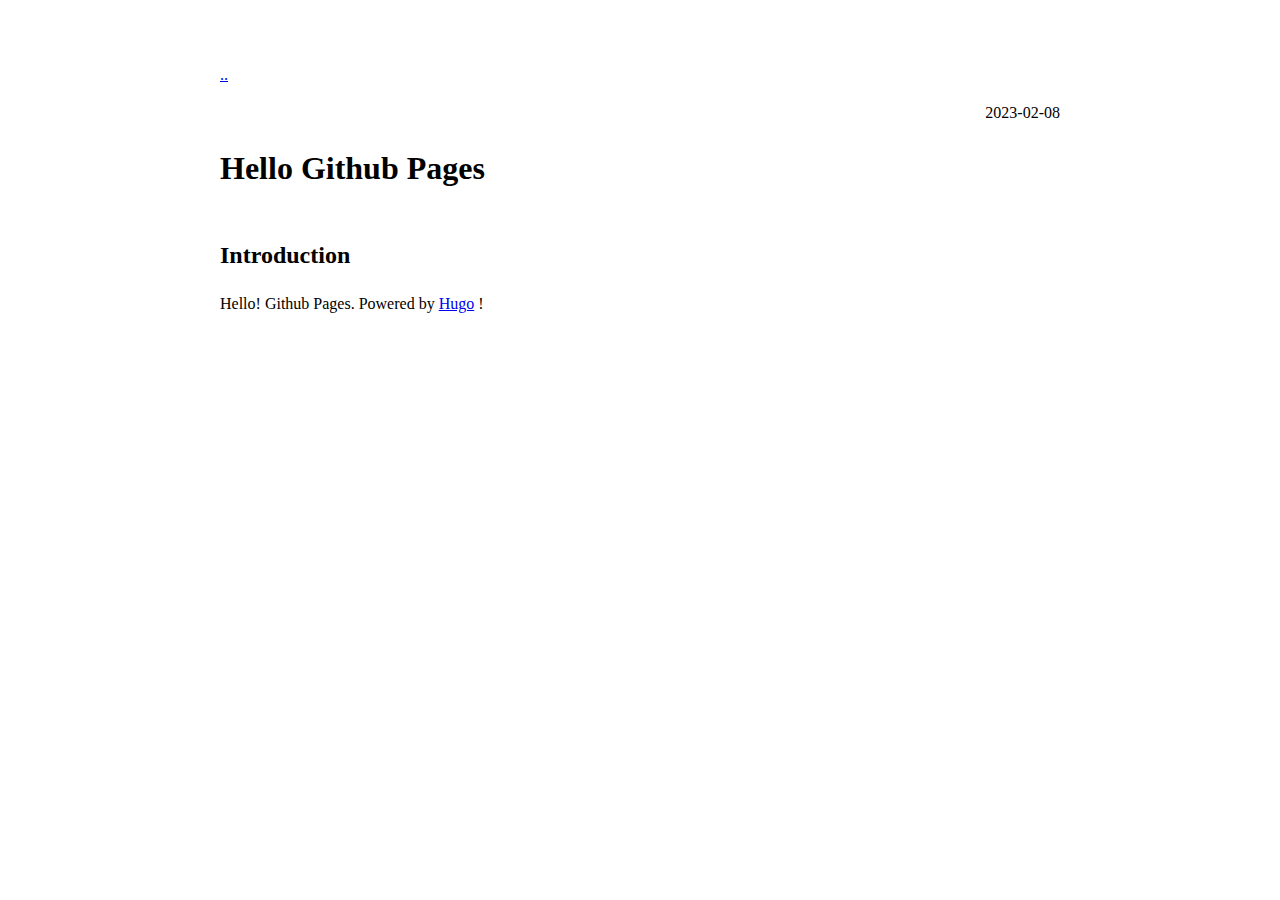
<file: posts/first/index.html>
<!DOCTYPE html>
<html lang="en-us"><head>
  <meta charset="utf-8" />
  <meta http-equiv="X-UA-Compatible" content="IE=edge" />
  <meta name="viewport" content="width=device-width, initial-scale=1" />
   <meta name="description" content="Introduction Hello! Github Pages. Powered by Hugo !">  

  <title>
    
      Hello Github Pages
    
  </title>


  <link rel="shortcut icon" type="image/x-icon" href="/" />
  
  
  
  <link rel="stylesheet" href="/css/main.6f43f46dfe96e8fc6985e06e8113fbf5b201c95e76eb9d91f395a4680f31e50e7f132434dbd26084814d168628a118ad76a77f4e81b1887bc9211bd8048ed363.css" integrity="sha512-b0P0bf6W6PxpheBugRP79bIByV52652R85WkaA8x5Q5/EyQ029JghIFNFoYooRitdqd/ToGxiHvJIRvYBI7TYw==" />
  
</head>
<body a="auto">
        <main class="page-content" aria-label="Content">
            <div class="w">
<a href="/">..</a>

<article>
    <p class="post-meta">
        <time datetime="2023-02-08 15:54:57 &#43;0800 CST">
            2023-02-08
        </time>
    </p>

    <h1>Hello Github Pages</h1>

    <h2 id="introduction">Introduction</h2>
<p>Hello! Github Pages. Powered by <a href="https://gohugo.io">Hugo</a> !</p>

</article>

            </div>
        </main>
    </body></html>
</file>
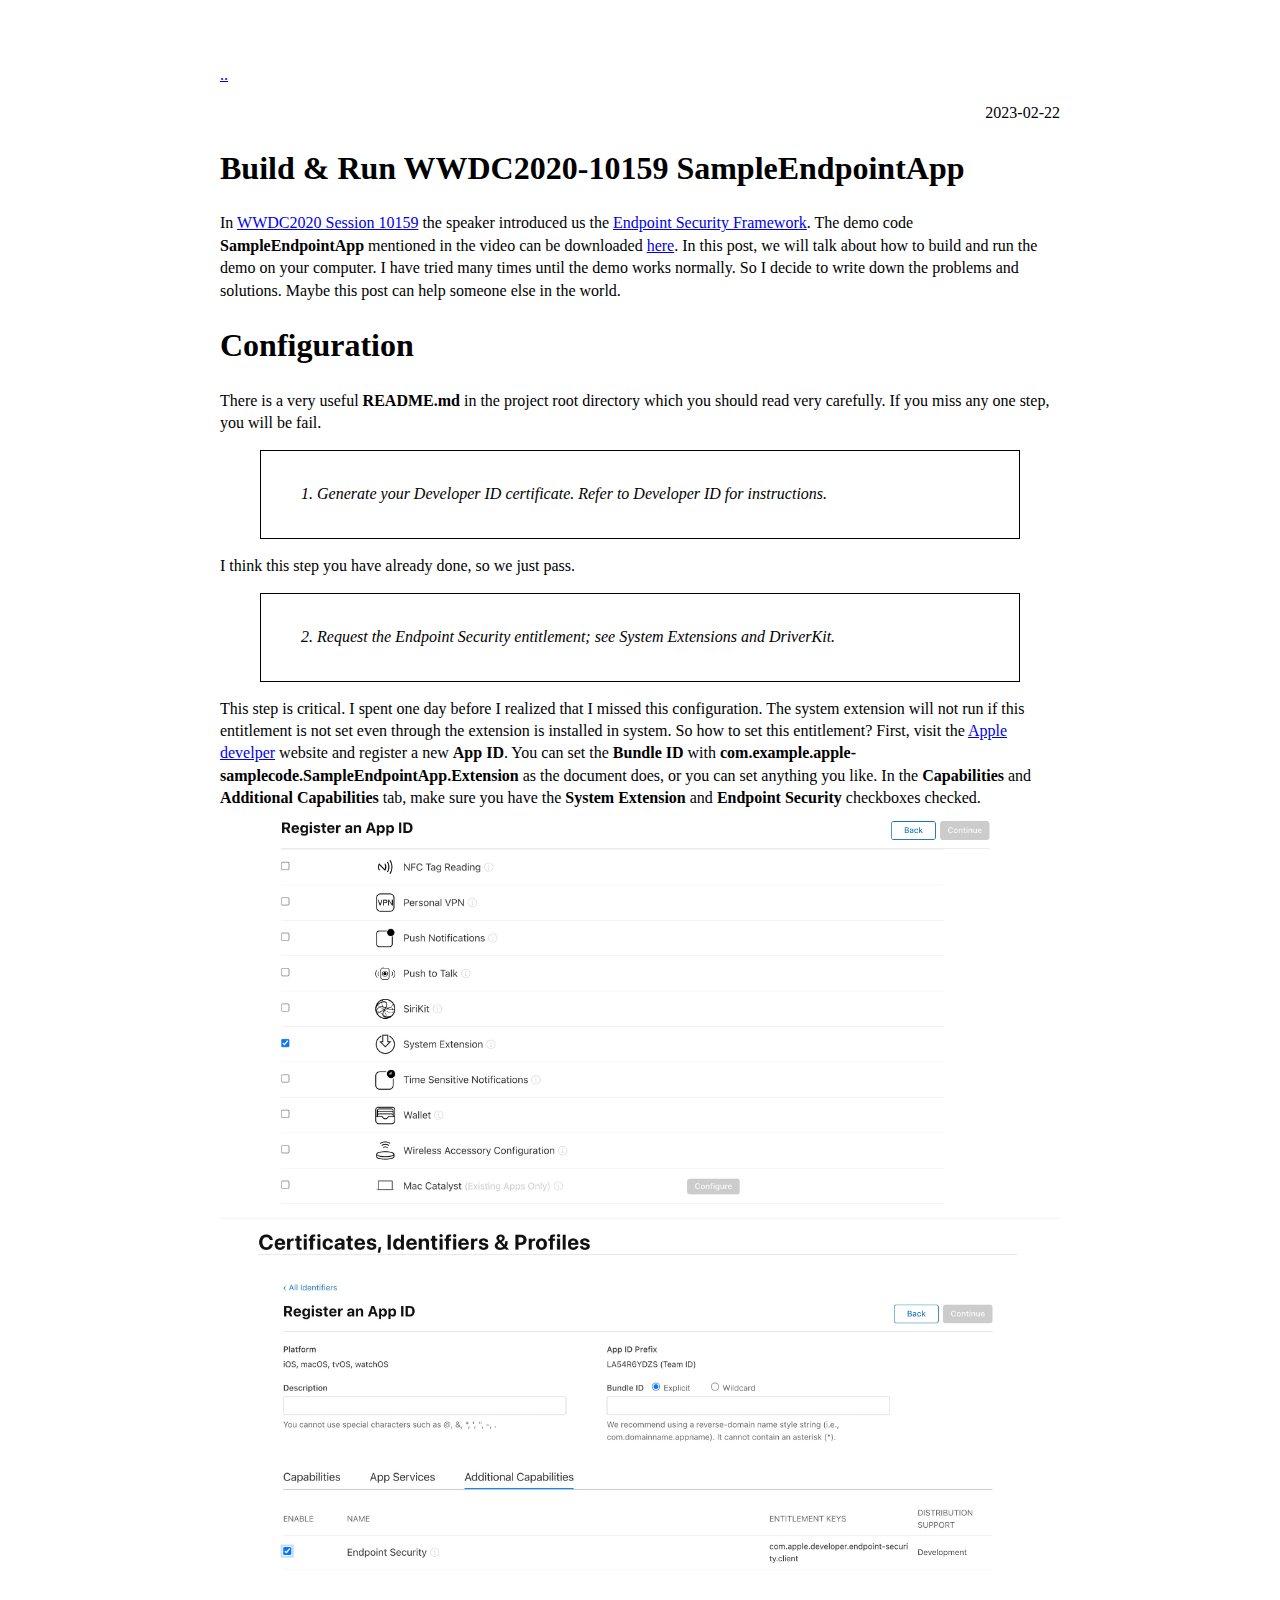
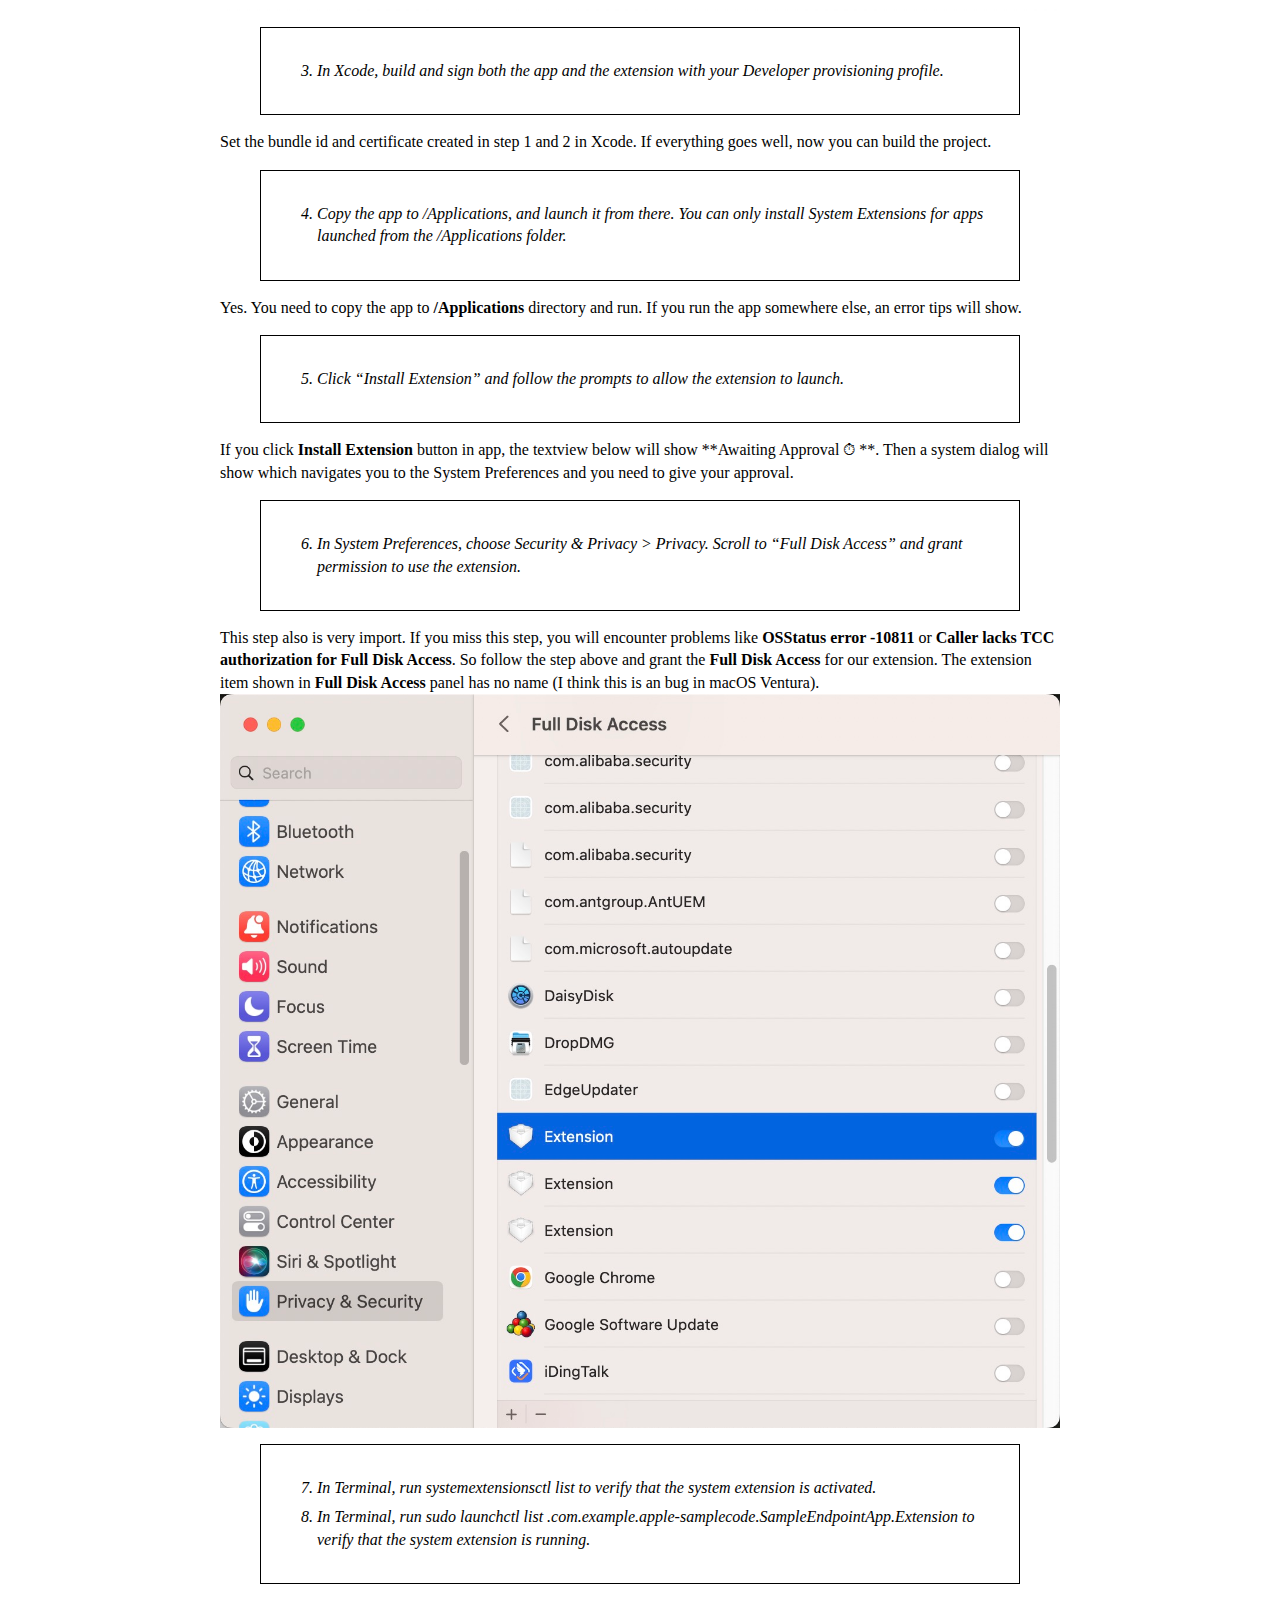
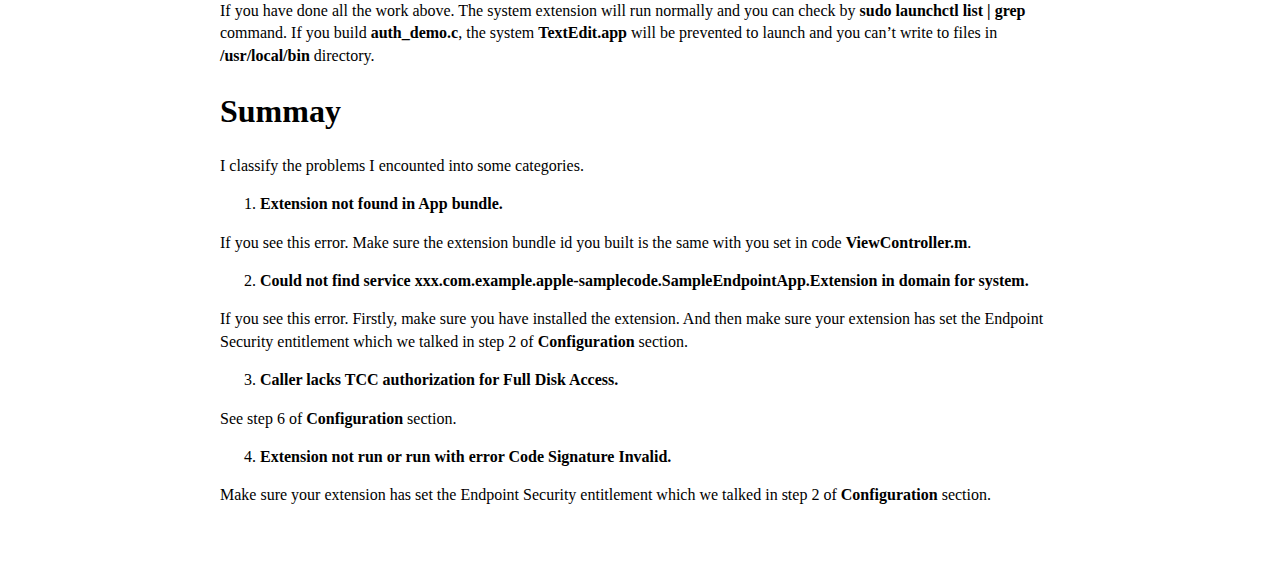
<file: posts/run-esf-sample/index.html>
<!DOCTYPE html>
<html lang="en-us"><head>
  <meta charset="utf-8" />
  <meta http-equiv="X-UA-Compatible" content="IE=edge" />
  <meta name="viewport" content="width=device-width, initial-scale=1" />
   <meta name="description" content="In WWDC2020 Session 10159 the speaker introduced us the Endpoint Security Framework. The demo code SampleEndpointApp mentioned in the video can be downloaded here. In this post, we will talk about how to build and run the demo on your computer. I have tried many times until the demo works normally. So I decide to write down the problems and solutions. Maybe this post can help someone else in the world.">  

  <title>
    
      Build &amp; Run WWDC2020-10159 SampleEndpointApp
    
  </title>


  <link rel="shortcut icon" type="image/x-icon" href="/" />
  
  
  
  <link rel="stylesheet" href="/css/main.6f43f46dfe96e8fc6985e06e8113fbf5b201c95e76eb9d91f395a4680f31e50e7f132434dbd26084814d168628a118ad76a77f4e81b1887bc9211bd8048ed363.css" integrity="sha512-b0P0bf6W6PxpheBugRP79bIByV52652R85WkaA8x5Q5/EyQ029JghIFNFoYooRitdqd/ToGxiHvJIRvYBI7TYw==" />
  
</head>
<body a="auto">
        <main class="page-content" aria-label="Content">
            <div class="w">
<a href="/">..</a>

<article>
    <p class="post-meta">
        <time datetime="2023-02-22 14:54:57 &#43;0800 CST">
            2023-02-22
        </time>
    </p>

    <h1>Build &amp; Run WWDC2020-10159 SampleEndpointApp</h1>

    <p>In <a href="https://developer.apple.com/videos/play/wwdc2020/10159/">WWDC2020 Session 10159</a> the speaker introduced us the <a href="https://developer.apple.com/documentation/endpointsecurity">Endpoint Security Framework</a>. The demo code <strong>SampleEndpointApp</strong> mentioned in the video can be downloaded <a href="https://docs-assets.developer.apple.com/published/67380d0c59/MonitoringSystemEventsWithEndpointSecurity.zip">here</a>. In this post, we will talk about how to build and run the demo on your computer. I have tried many times until the demo works normally. So I decide to write down the problems and solutions. Maybe this post can help someone else in the world.</p>
<h1 id="configuration">Configuration</h1>
<p>There is a very useful <strong>README.md</strong> in the project root directory which you should read very carefully. If you miss any one step, you will be fail.</p>
<blockquote>
<ol>
<li>Generate your Developer ID certificate. Refer to Developer ID for instructions.</li>
</ol>
</blockquote>
<p>I think this step you have already done, so we just pass.</p>
<blockquote>
<ol start="2">
<li>Request the Endpoint Security entitlement; see System Extensions and DriverKit.</li>
</ol>
</blockquote>
<p>This step is critical. I spent one day before I realized that I missed this configuration. The system extension will not run if this entitlement is not set even through the extension is installed in system. So how to set this entitlement? First, visit the <a href="https://developer.apple.com/account/resources/identifiers/list">Apple develper</a> website and register a new <strong>App ID</strong>. You can set the <strong>Bundle ID</strong> with <strong>com.example.apple-samplecode.SampleEndpointApp.Extension</strong> as the document does, or you can set anything you like. In the <strong>Capabilities</strong> and <strong>Additional Capabilities</strong> tab, make sure you have the <strong>System Extension</strong> and <strong>Endpoint Security</strong> checkboxes checked.
<img src="/images/system-extension.jpg" alt="">
<img src="/images/es.jpg" alt=""></p>
<blockquote>
<ol start="3">
<li>In Xcode, build and sign both the app and the extension with your Developer provisioning profile.</li>
</ol>
</blockquote>
<p>Set the bundle id and certificate created in step 1 and 2 in Xcode. If everything goes well, now you can build the project.</p>
<blockquote>
<ol start="4">
<li>Copy the app to /Applications, and launch it from there. You can only install System Extensions for apps launched from the /Applications folder.</li>
</ol>
</blockquote>
<p>Yes. You need to copy the app to <strong>/Applications</strong> directory and run. If you run the app somewhere else, an error tips will show.</p>
<blockquote>
<ol start="5">
<li>Click &ldquo;Install Extension&rdquo; and follow the prompts to allow the extension to launch.</li>
</ol>
</blockquote>
<p>If you click <strong>Install Extension</strong> button in app, the textview below will show **Awaiting Approval ⏱ **. Then a system dialog will show which navigates you to the System Preferences and you need to give your approval.</p>
<blockquote>
<ol start="6">
<li>In System Preferences, choose Security &amp; Privacy &gt; Privacy. Scroll to &ldquo;Full Disk Access&rdquo; and grant permission to use the extension.</li>
</ol>
</blockquote>
<p>This step also is very import. If you miss this step, you will encounter problems like <strong>OSStatus error -10811</strong> or <strong>Caller lacks TCC authorization for Full Disk Access</strong>. So follow the step above and grant the <strong>Full Disk Access</strong> for our extension. The extension item shown in <strong>Full Disk Access</strong> panel has no name (I think this is an bug in macOS Ventura).
<img src="/images/fda.jpg" alt=""></p>
<blockquote>
<ol start="7">
<li>In Terminal, run systemextensionsctl list to verify that the system extension is activated.</li>
<li>In Terminal, run sudo launchctl list <!-- raw HTML omitted -->.com.example.apple-samplecode.SampleEndpointApp.Extension to verify that the system extension is running.</li>
</ol>
</blockquote>
<p>If you have done all the work above. The system extension will run normally and you can check by <strong>sudo launchctl list | grep <!-- raw HTML omitted --></strong> command. If you build <strong>auth_demo.c</strong>, the system <strong>TextEdit.app</strong> will be prevented to launch and you can&rsquo;t write to files in <strong>/usr/local/bin</strong> directory.</p>
<h1 id="summay">Summay</h1>
<p>I classify the problems I encounted into some categories.</p>
<ol>
<li><strong>Extension not found in App bundle.</strong></li>
</ol>
<p>If you see this error. Make sure the extension bundle id you built is the same with you set in code <strong>ViewController.m</strong>.</p>
<ol start="2">
<li><strong>Could not find service xxx.com.example.apple-samplecode.SampleEndpointApp.Extension in domain for system.</strong></li>
</ol>
<p>If you see this error. Firstly, make sure you have installed the extension. And then make sure your extension has set the Endpoint Security entitlement which we talked in step 2 of <strong>Configuration</strong> section.</p>
<ol start="3">
<li><strong>Caller lacks TCC authorization for Full Disk Access.</strong></li>
</ol>
<p>See step 6 of <strong>Configuration</strong> section.</p>
<ol start="4">
<li><strong>Extension not run or run with error Code Signature Invalid.</strong></li>
</ol>
<p>Make sure your extension has set the Endpoint Security entitlement which we talked in step 2 of <strong>Configuration</strong> section.</p>

</article>

            </div>
        </main>
    </body></html>
</file>
<file: css/main.6f43f46dfe96e8fc6985e06e8113fbf5b201c95e76eb9d91f395a4680f31e50e7f132434dbd26084814d168628a118ad76a77f4e81b1887bc9211bd8048ed363.css>
body[a="dark"]{filter:invert(1)}body[a="dark"] img{filter:invert(1)}body[a="dark"] img.ioda{filter:invert(0)}@media (prefers-color-scheme: dark){body[a="auto"]{filter:invert(1)}body[a="auto"] img{filter:invert(1)}body[a="auto"] img.ioda{filter:invert(0)}}html,body{background:white}html{height:100%}body{color:black;font-size:16px;line-height:1.4;margin:0;min-height:100%;overflow-wrap:break-word}.post-meta{text-align:right}h2,h3,h4,h5,h6{margin-top:3rem}hr{margin:2rem 0}p{margin:1rem 0}li{margin:0.4rem 0}*:target{background:yellow}.w{max-width:840px;margin:0 auto;padding:4rem 2rem}hr{text-align:center;border:0}hr:before{content:'/////'}hr:after{content:attr(data-content) "/////"}pre{background:black;padding:1em;overflow-x:auto}table{width:100%}table,th,td{border:thin solid black;border-collapse:collapse;padding:0.4rem}code{color:white;background:black;font-size:80%;padding:0.1em 0.2em;font-size:90%}code.has-jax{-webkit-font-smoothing:antialiased;background:inherit !important;border:none !important;font-size:100%}blockquote{font-style:italic;border:thin solid black;padding:1rem}blockquote p{margin:0}img{max-width:100%;display:block;margin:0 auto}figcaption{text-align:center;opacity:0.5}
</file>
